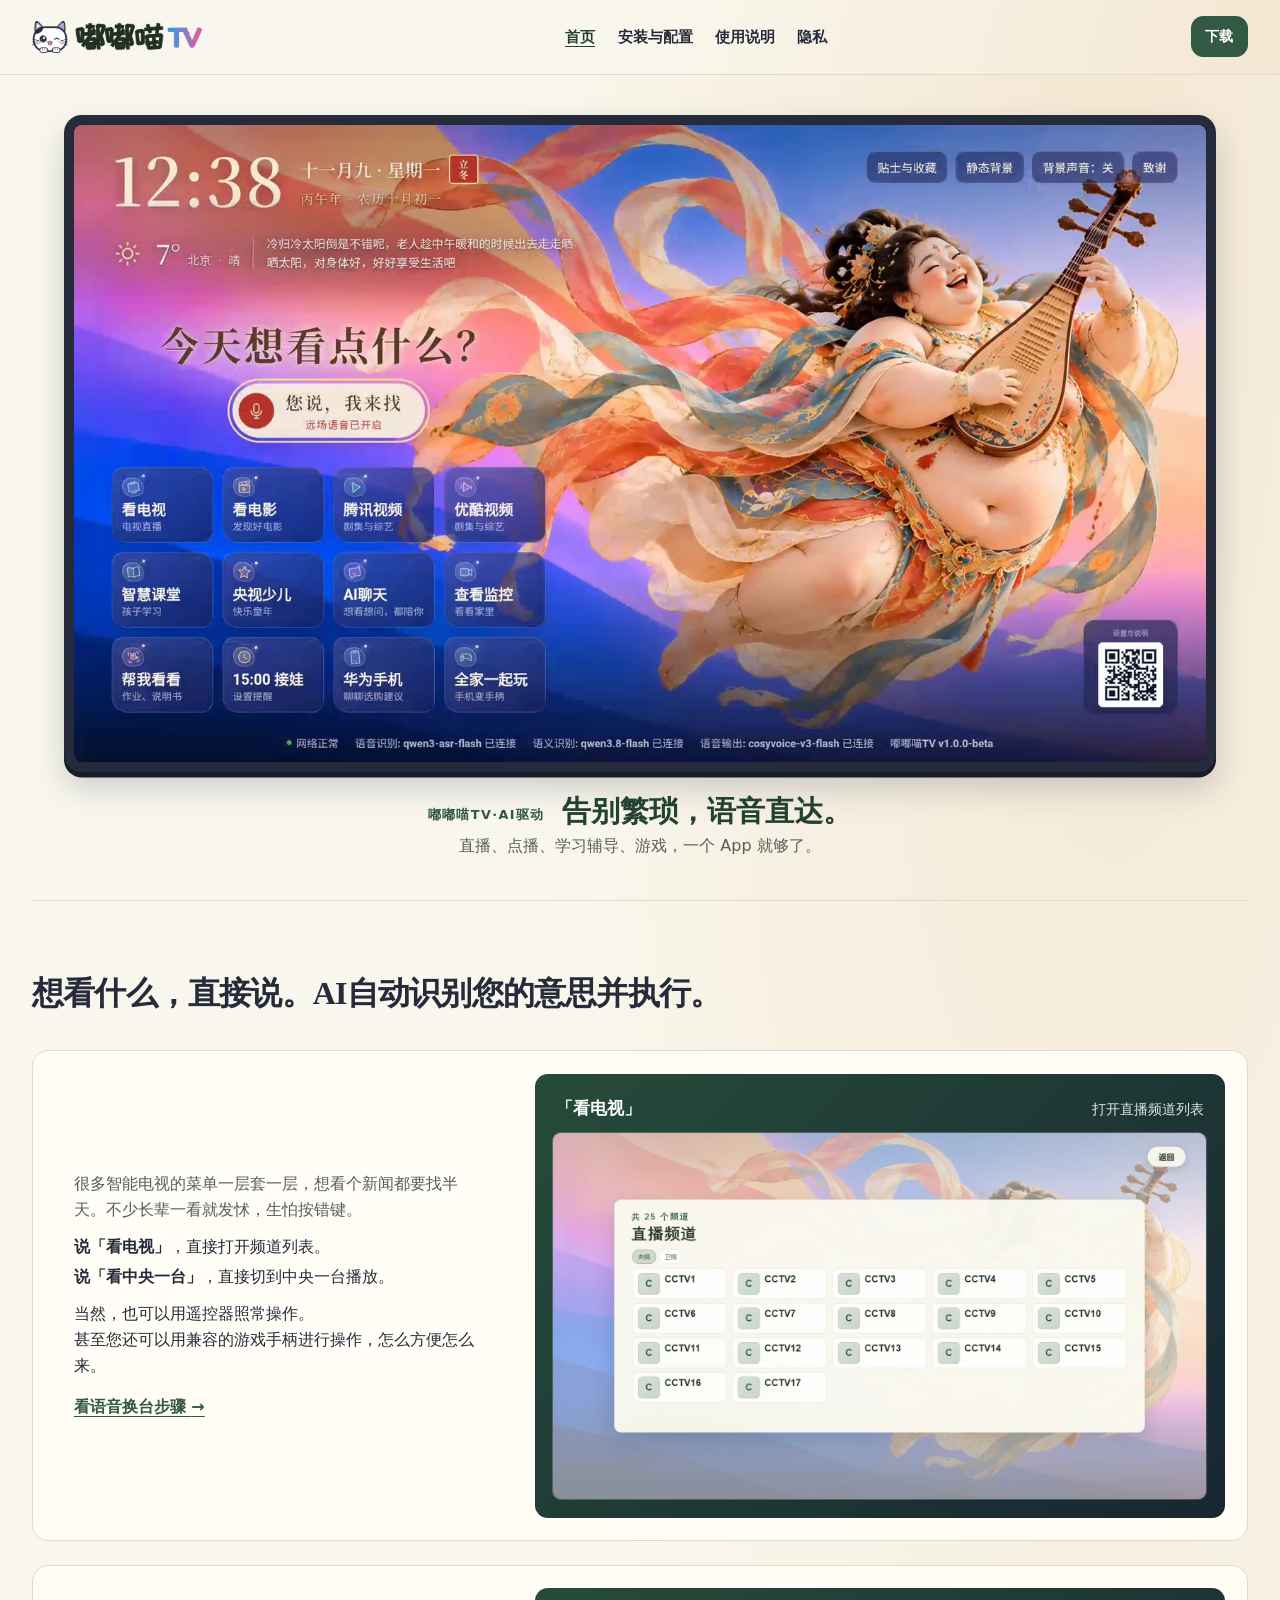
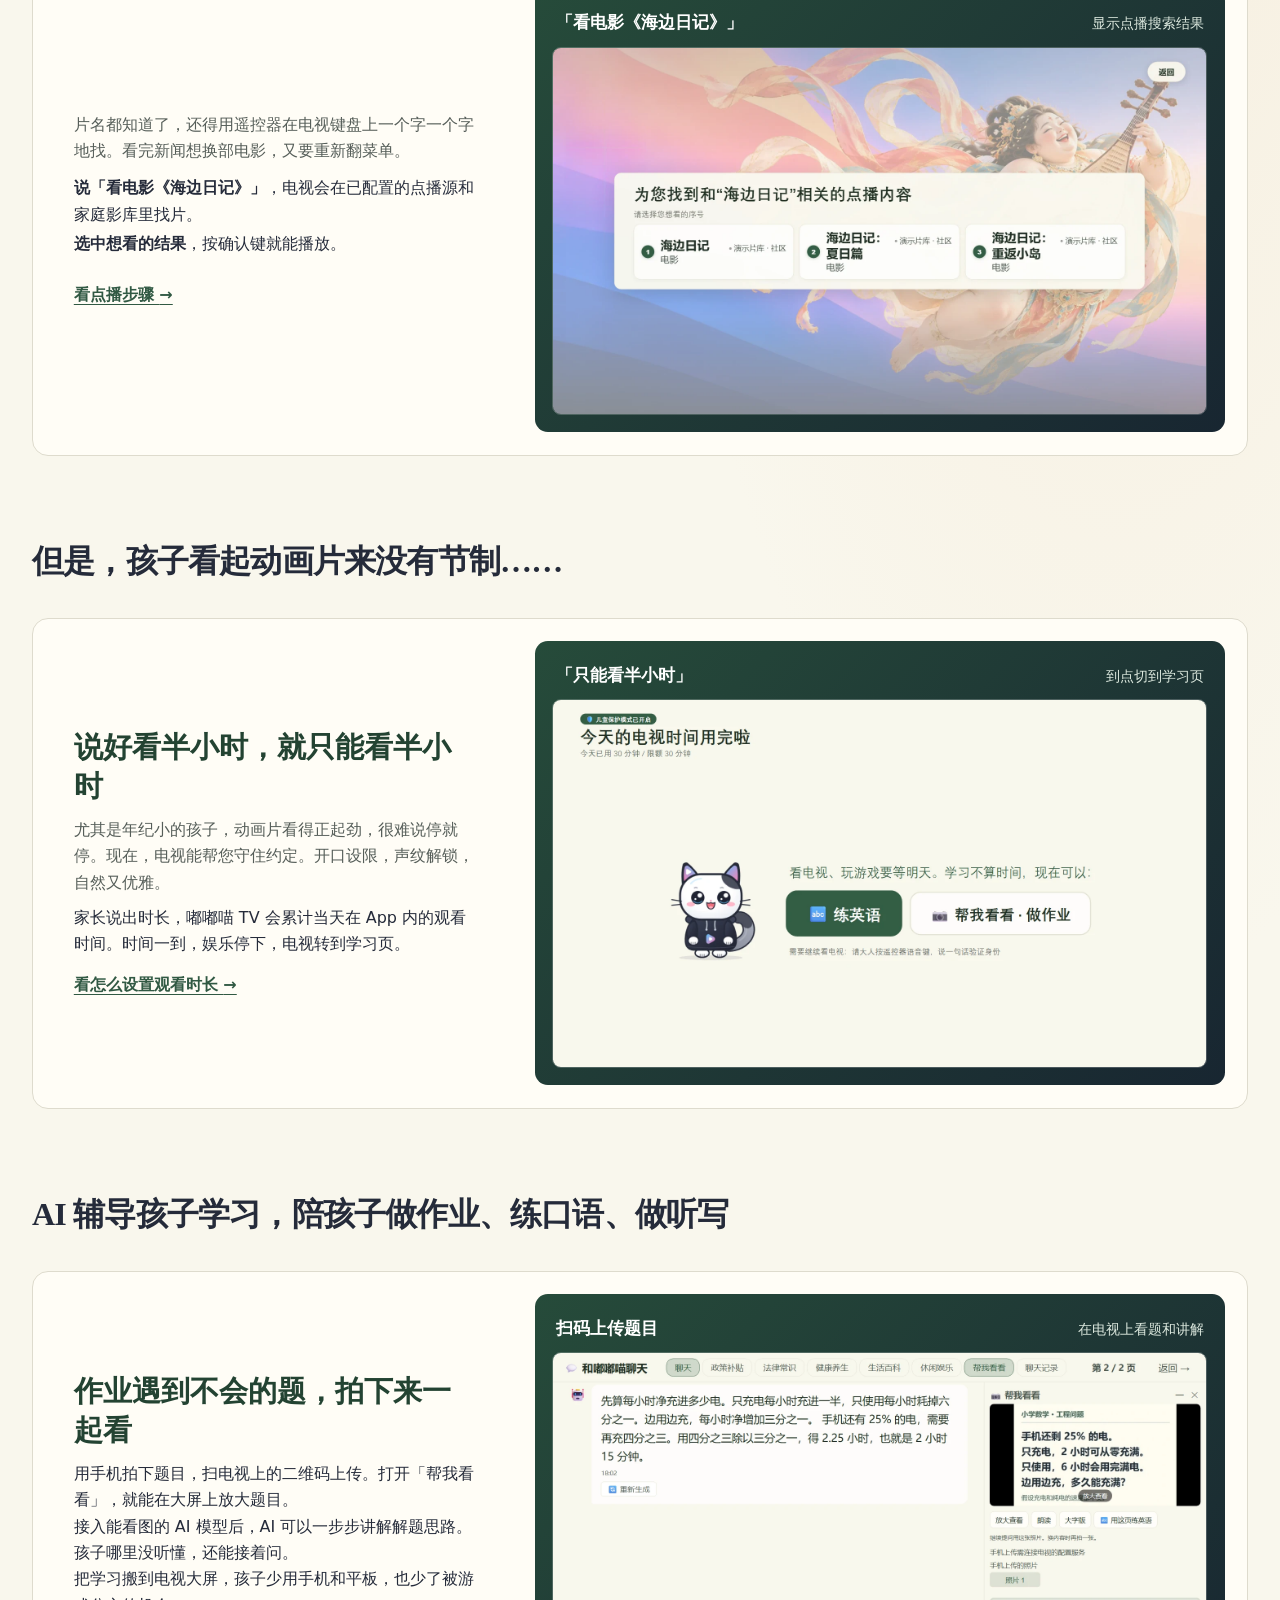
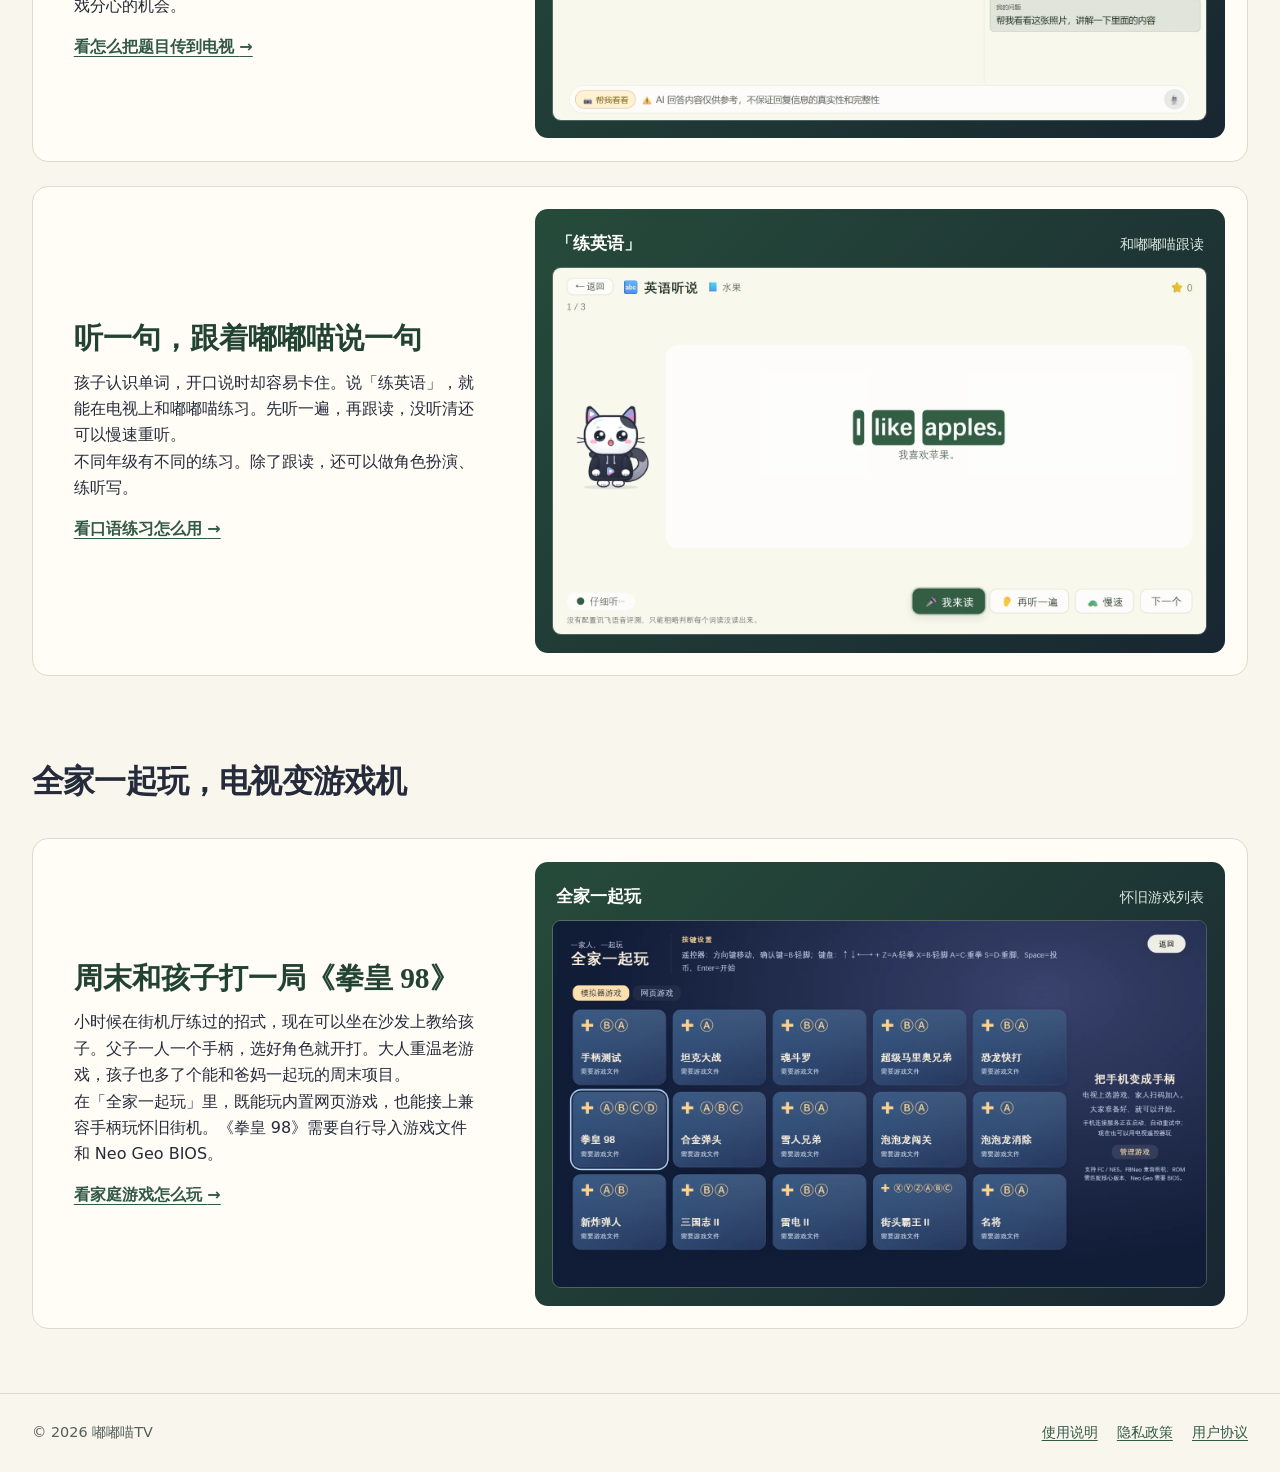
<file: index.html>
<!doctype html>
<html lang="zh-CN">
<head>
  <meta charset="utf-8">
  <meta name="viewport" content="width=device-width, initial-scale=1">
  <title>嘟嘟喵TV｜语音看直播、找电影</title>
  <meta name="description" content="告别繁琐，语音直达。说频道名换台，说片名找电影。完整版支持电视本机语音识别，装好后可让家里电脑上的 AI 助手通过局域网配置。">
  <meta property="og:title" content="嘟嘟喵TV｜告别繁琐，语音直达">
  <meta property="og:description" content="说台名换台，说片名找电影。完整版支持本机语音识别，也能用家里的 AI 助手配置电视。">
  <meta property="og:type" content="website">
  <meta property="og:image" content="media/zh-hero.webp?v=cn-20261109">
  <link rel="icon" href="img/favicon.png">
  <link rel="apple-touch-icon" href="img/apple-touch-icon.png">
  <link rel="stylesheet" href="css/base.css">
  <link rel="stylesheet" href="css/home.css?v=section-spacing-20261112">
  <script src="js/home-sections.js" defer></script>
</head>
<body class="home">
  <a class="skip-link button small" href="#content">跳到正文</a>
  <header class="topbar">
    <div class="wrap topbar-inner">
      <a class="brand" href="index.html"><img src="img/lockup-cn.png" alt="嘟嘟喵TV" width="492" height="93"></a>
      <nav class="nav-links" aria-label="主导航">
        <a href="index.html" aria-current="page">首页</a><a href="setup.html">安装与配置</a><a href="guide.html">使用说明</a><a href="privacy-overview.html">隐私</a>
      </nav>
      <div class="nav-end"><a class="button small" href="setup.html#editions">下载</a></div>
    </div>
  </header>
  <main id="content">
    <section class="home-intro" aria-labelledby="hero-title">
      <figure class="wrap hero-art">
        <div class="tv-screen">
          <video src="media/zh-desktop.mp4?v=cn-20261109" poster="media/zh-desktop.webp?v=cn-20261109" width="1920" height="1080" autoplay muted loop playsinline aria-label="嘟嘟喵电视首页的飞天动态桌面"></video>
        </div>
      </figure>
      <div class="wrap intro-copy">
        <h1 id="hero-title"><span class="eyebrow">嘟嘟喵TV·AI驱动</span> 告别繁琐，语音直达。</h1>
        <p>直播、点播、学习辅导、游戏，一个 App 就够了。</p>
      </div>
    </section>
    <section class="wrap home-screen family-stories" id="family" aria-labelledby="family-title">
      <div class="section-heading">
        <h2 id="family-title">想看什么，直接说。AI自动识别您的意思并执行。</h2>
      </div>
      <article class="family-story" data-promo="live" aria-label="语音看电视">
        <div class="story-copy">
          <p class="story-pain">很多智能电视的菜单一层套一层，想看个新闻都要找半天。不少长辈一看就发怵，生怕按错键。</p>
          <div class="story-commands">
            <p><strong>说「看电视」</strong>，直接打开频道列表。</p>
            <p><strong>说「看中央一台」</strong>，直接切到中央一台播放。</p>
          </div>
          <p>当然，也可以用遥控器照常操作。</p>
          <p>甚至您还可以用兼容的游戏手柄进行操作，怎么方便怎么来。</p>
          <a class="text-link" href="guide.html#live">看语音换台步骤 <span aria-hidden="true">→</span></a>
        </div>
        <figure class="product-visual">
          <figcaption>
            <strong>「看电视」</strong>
            <span>打开直播频道列表</span>
          </figcaption>
          <img class="story-image" src="media/zh-channels.webp?v=family-20261112" width="1600" height="900" alt="国内版嘟嘟喵 TV 的直播频道列表" loading="lazy">
        </figure>
      </article>
      <article class="family-story" data-promo="vod" aria-label="语音点播电影">
        <div class="story-copy">
          <p class="story-pain">片名都知道了，还得用遥控器在电视键盘上一个字一个字地找。看完新闻想换部电影，又要重新翻菜单。</p>
          <div class="story-commands">
            <p><strong>说「看电影《海边日记》」</strong>，电视会在已配置的点播源和家庭影库里找片。</p>
            <p><strong>选中想看的结果</strong>，按确认键就能播放。</p>
          </div>
          <a class="text-link" href="guide.html#movies">看点播步骤 <span aria-hidden="true">→</span></a>
        </div>
        <figure class="product-visual">
          <figcaption>
            <strong>「看电影《海边日记》」</strong>
            <span>显示点播搜索结果</span>
          </figcaption>
          <img class="story-image" src="media/zh-vod-search.webp" width="1600" height="900" alt="嘟嘟喵 TV 在演示片库中找到《海边日记》和相关影片" loading="lazy">
        </figure>
      </article>
      <div class="section-heading">
        <h2>但是，孩子看起动画片来没有节制……</h2>
      </div>
      <article class="family-story" data-promo="limits">
        <div class="story-copy">
          <h3>说好看半小时，就只能看半小时</h3>
          <p class="story-pain">尤其是年纪小的孩子，动画片看得正起劲，很难说停就停。现在，电视能帮您守住约定。开口设限，声纹解锁，自然又优雅。</p>
          <p>家长说出时长，嘟嘟喵 TV 会累计当天在 App 内的观看时间。时间一到，娱乐停下，电视转到学习页。</p>
          <a class="text-link" href="guide.html#limits">看怎么设置观看时长 <span aria-hidden="true">→</span></a>
        </div>
        <figure class="product-visual">
          <figcaption>
            <strong>「只能看半小时」</strong>
            <span>到点切到学习页</span>
          </figcaption>
          <img class="story-image" src="media/zh-viewing-limit.webp?v=current-mascot" width="1600" height="900" alt="观看时间用完后，嘟嘟喵 TV 显示听说练习和作业入口" loading="lazy">
        </figure>
      </article>
      <div class="section-heading">
        <h2>AI 辅导孩子学习，陪孩子做作业、练口语、做听写</h2>
      </div>
      <article class="family-story" data-promo="look">
        <div class="story-copy">
          <h3>作业遇到不会的题，拍下来一起看</h3>
          <p>用手机拍下题目，扫电视上的二维码上传。打开「帮我看看」，就能在大屏上放大题目。</p>
          <p>接入能看图的 AI 模型后，AI 可以一步步讲解解题思路。孩子哪里没听懂，还能接着问。</p>
          <p>把学习搬到电视大屏，孩子少用手机和平板，也少了被游戏分心的机会。</p>
          <a class="text-link" href="guide.html#look">看怎么把题目传到电视 <span aria-hidden="true">→</span></a>
        </div>
        <figure class="product-visual">
          <figcaption>
            <strong>扫码上传题目</strong>
            <span>在电视上看题和讲解</span>
          </figcaption>
          <img class="story-image" src="media/zh-homework-demo.webp?v=fullscreen-ui" width="1600" height="900" alt="嘟嘟喵 TV 显示手机边用边充的原题和解题思路" loading="lazy">
        </figure>
      </article>
      <article class="family-story" id="speaking-practice" data-promo="speaking">
        <div class="story-copy">
          <h3>听一句，跟着嘟嘟喵说一句</h3>
          <p>孩子认识单词，开口说时却容易卡住。说「练英语」，就能在电视上和嘟嘟喵练习。先听一遍，再跟读，没听清还可以慢速重听。</p>
          <p>不同年级有不同的练习。除了跟读，还可以做角色扮演、练听写。</p>
          <a class="text-link" href="guide.html#language">看口语练习怎么用 <span aria-hidden="true">→</span></a>
        </div>
        <figure class="product-visual">
          <figcaption>
            <strong>「练英语」</strong>
            <span>和嘟嘟喵跟读</span>
          </figcaption>
          <img class="story-image" src="media/zh-practice.webp" width="1600" height="900" alt="国内版英语跟读界面，嘟嘟喵陪孩子练习 I like apples" loading="lazy">
        </figure>
      </article>
      <div class="section-heading" id="family-games">
        <h2>全家一起玩，电视变游戏机</h2>
      </div>
      <article class="family-story" data-promo="games">
        <div class="story-copy">
          <h3>周末和孩子打一局《拳皇 98》</h3>
          <p>小时候在街机厅练过的招式，现在可以坐在沙发上教给孩子。父子一人一个手柄，选好角色就开打。大人重温老游戏，孩子也多了个能和爸妈一起玩的周末项目。</p>
          <p>在「全家一起玩」里，既能玩内置网页游戏，也能接上兼容手柄玩怀旧街机。《拳皇 98》需要自行导入游戏文件和 Neo Geo BIOS。</p>
          <a class="text-link" href="guide.html#games">看家庭游戏怎么玩 <span aria-hidden="true">→</span></a>
        </div>
        <figure class="product-visual">
          <figcaption>
            <strong>全家一起玩</strong>
            <span>怀旧游戏列表</span>
          </figcaption>
          <img class="story-image" src="media/zh-retro-games.webp" width="1600" height="900" alt="国内版家庭游戏大厅的怀旧游戏列表，焦点停在拳皇 98" loading="lazy">
        </figure>
      </article>
    </section>
  </main>
  <footer class="site-footer"><div class="wrap footer-inner"><span>© 2026 嘟嘟喵TV</span><div class="footer-links"><a href="guide.html">使用说明</a><a href="privacy.html">隐私政策</a><a href="terms.html">用户协议</a></div></div></footer>
</body>
</html>
</file>
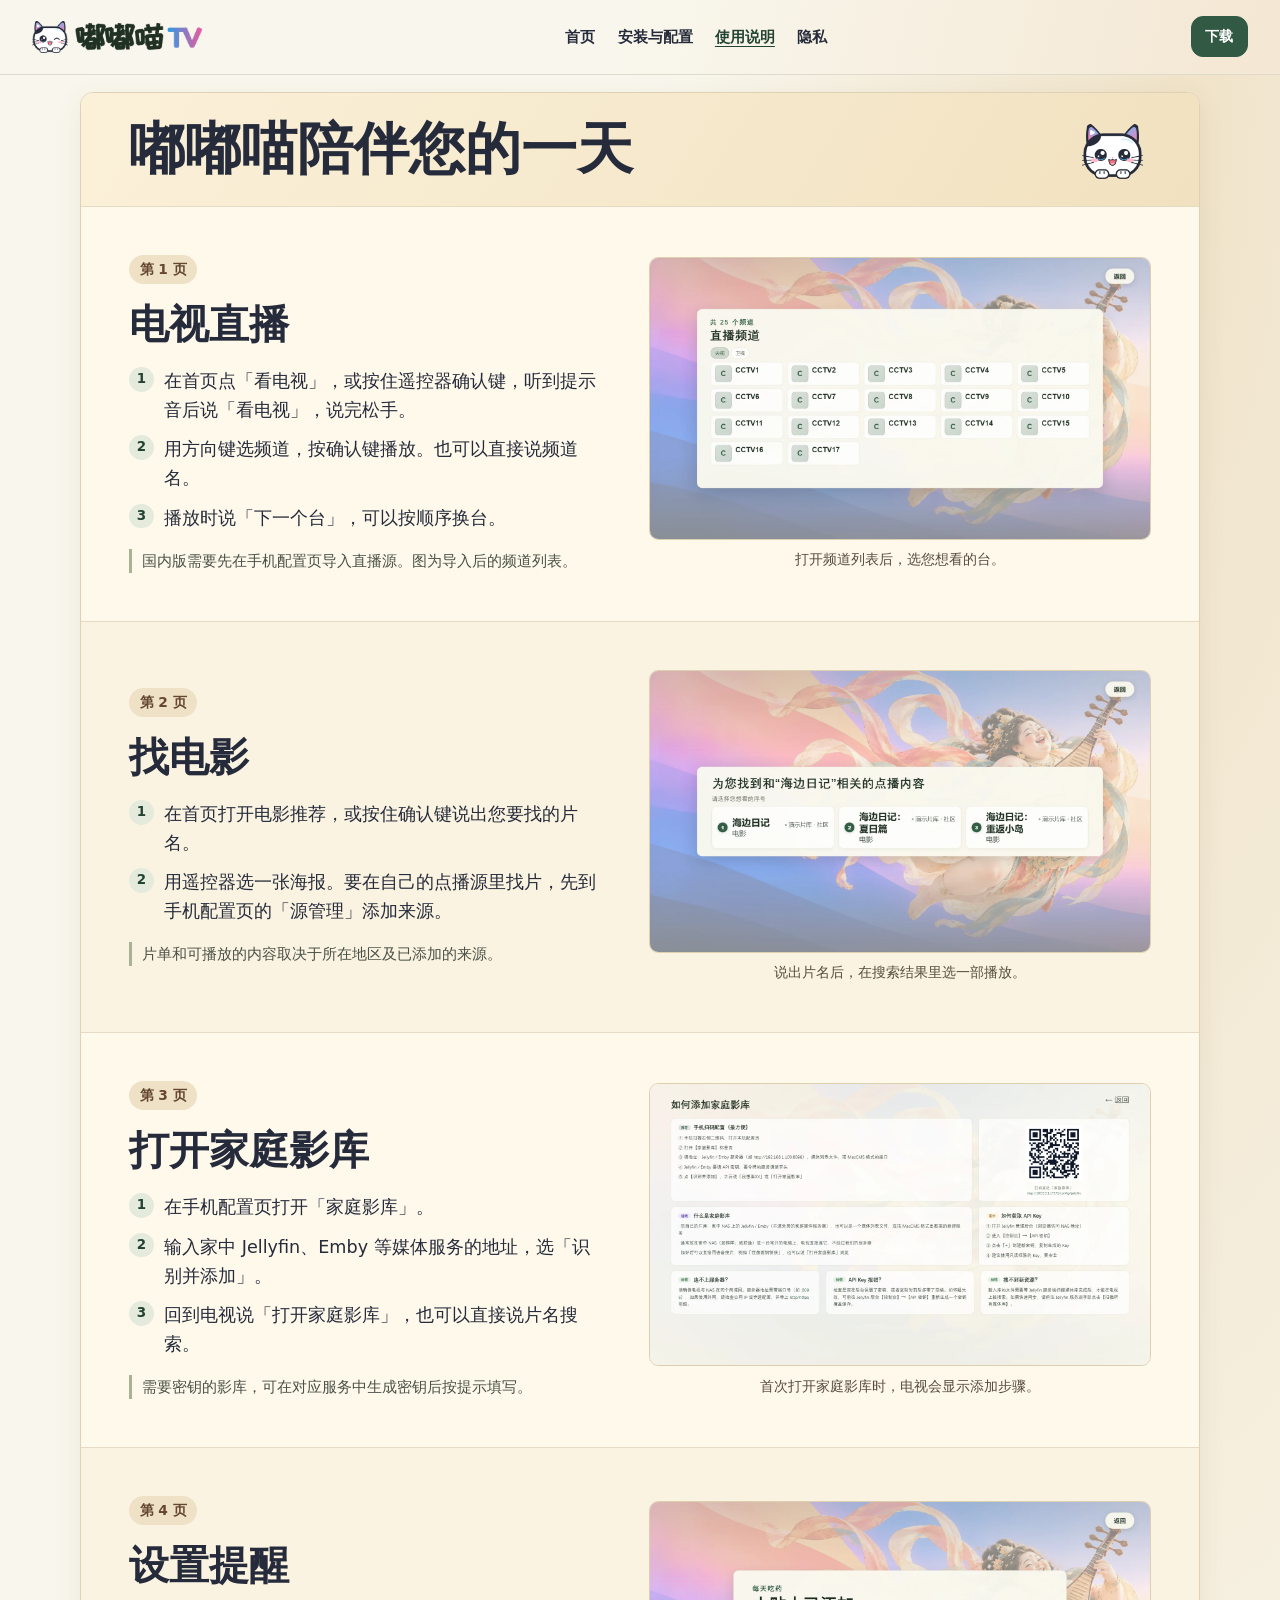
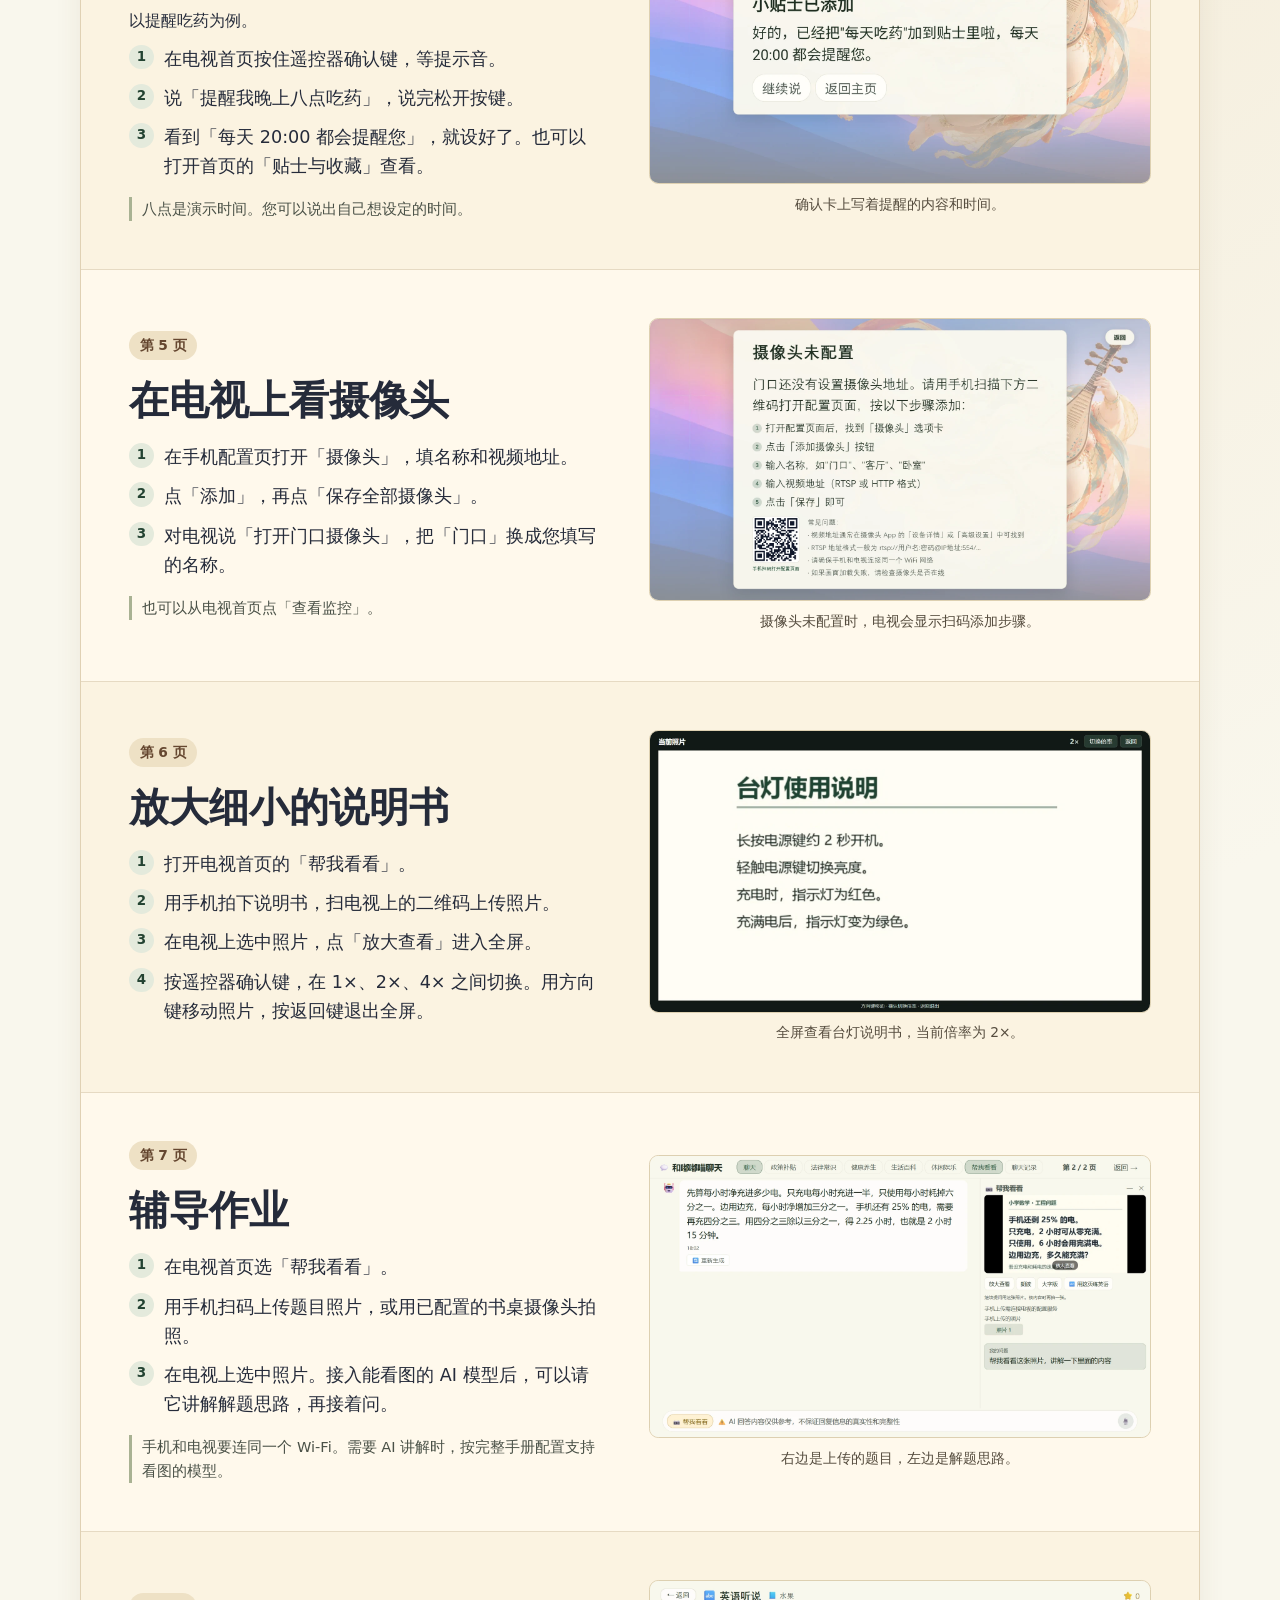
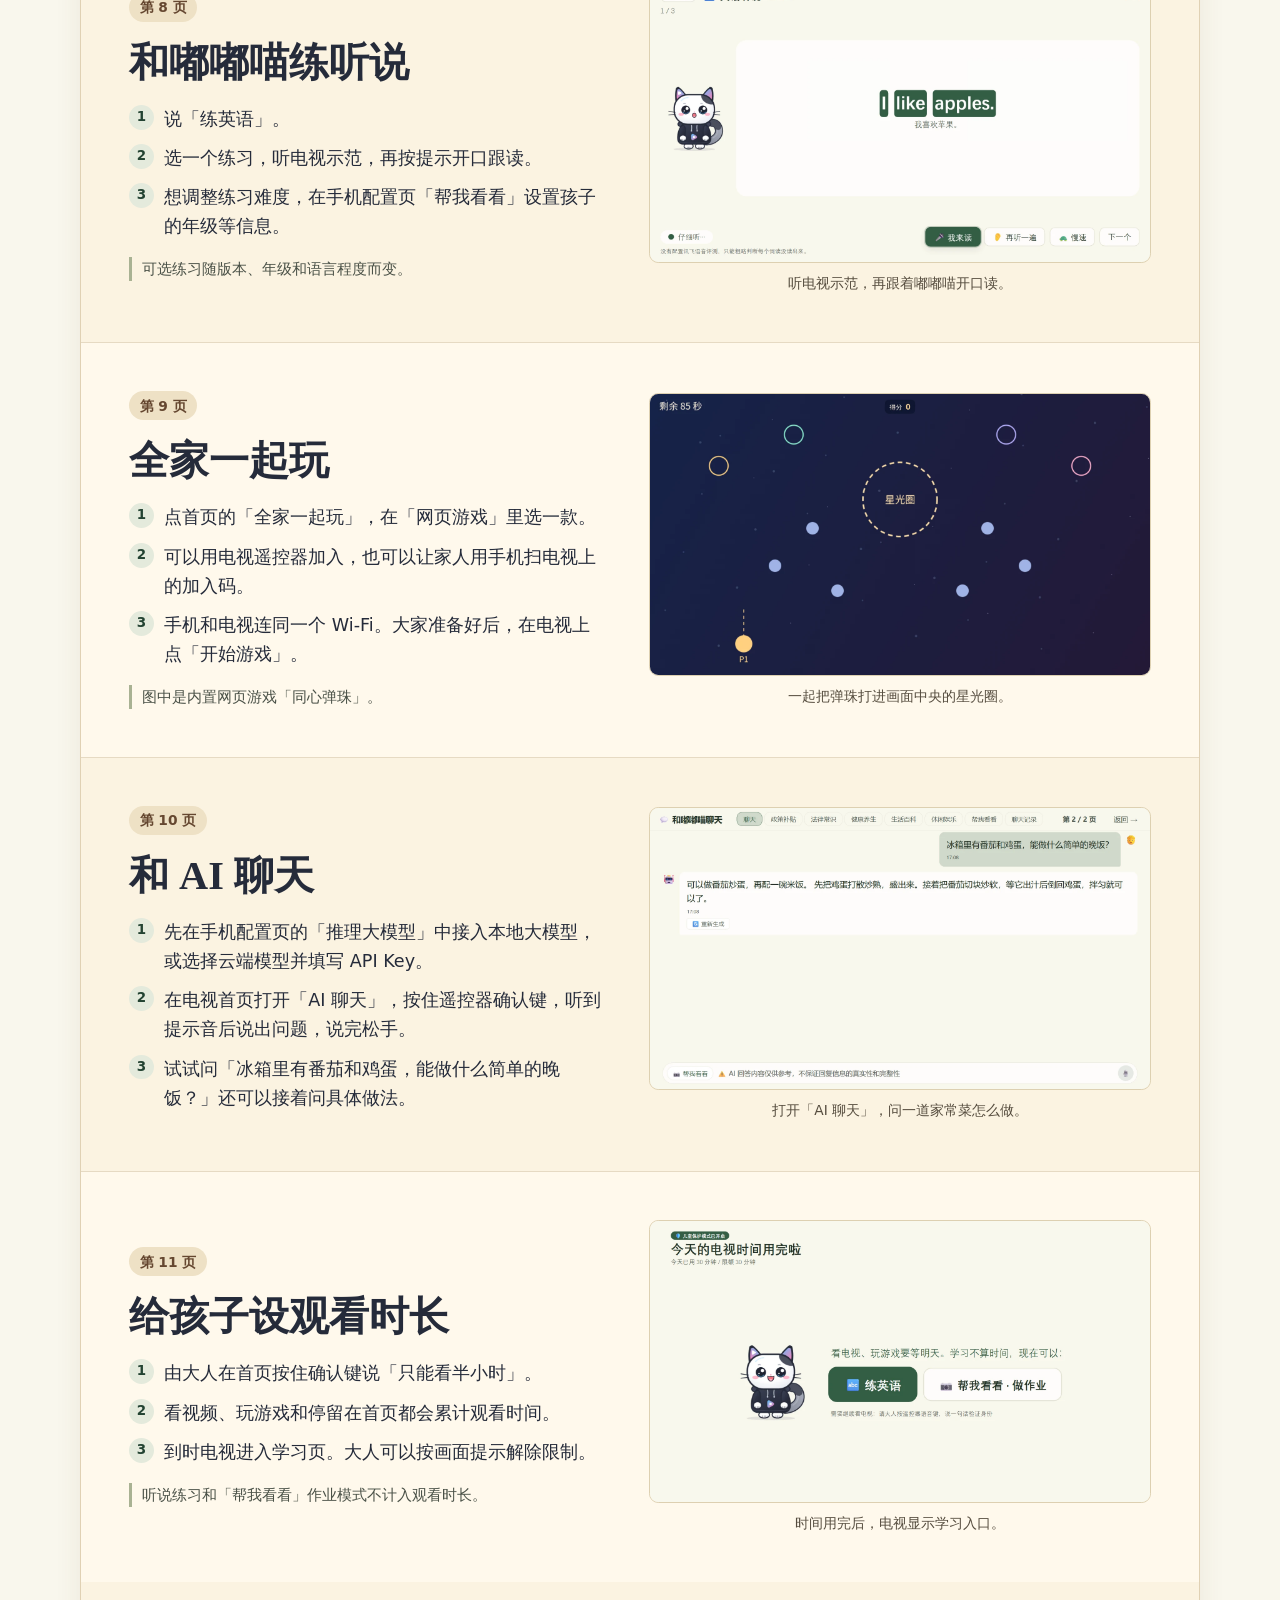
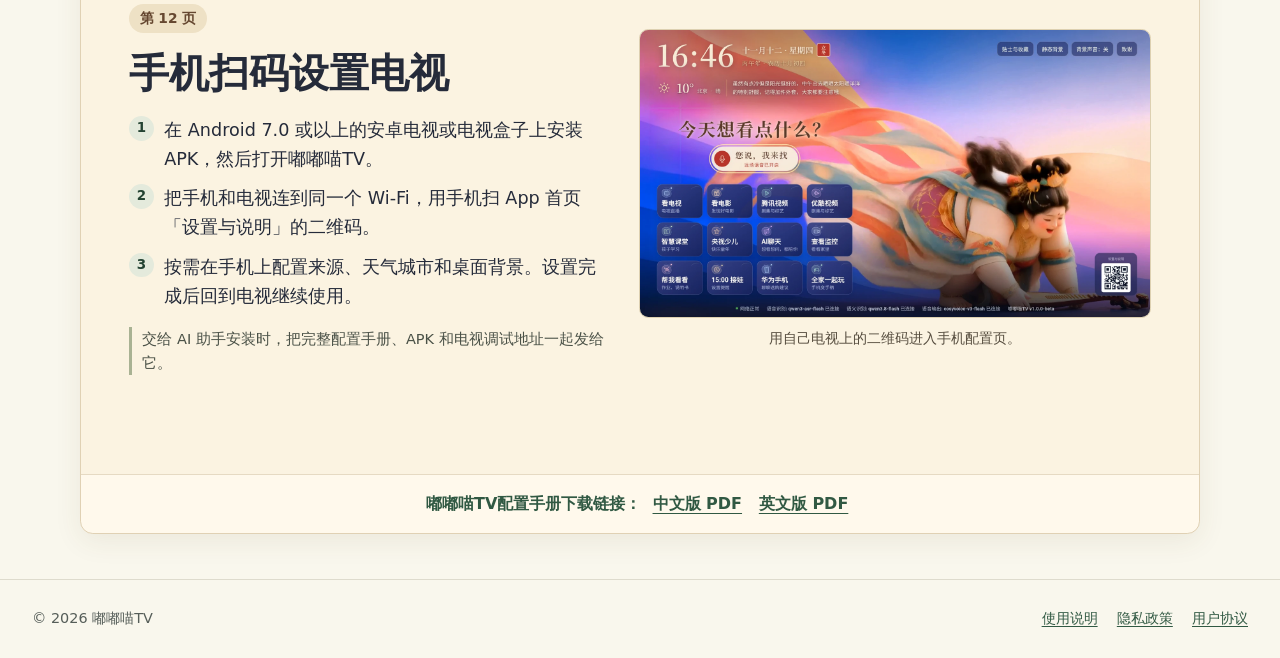
<file: guide.html>
<!doctype html>
<html lang="zh-CN">
<head>
  <meta charset="utf-8">
  <meta name="viewport" content="width=device-width, initial-scale=1">
  <title>使用说明 | 嘟嘟喵TV</title>
  <meta name="description" content="嘟嘟喵TV 的常用功能和简明操作，包括语音遥控、电视直播、家庭影库、学习辅导、儿童观看时长和家庭游戏。">
  <meta property="og:title" content="使用说明 | 嘟嘟喵TV">
  <meta property="og:description" content="嘟嘟喵TV 的常用功能和简明操作，包括语音遥控、电视直播、家庭影库、学习辅导、儿童观看时长和家庭游戏。">
  <meta property="og:type" content="website">
  <meta property="og:image" content="media/zh-hero.webp?v=cn-20261109">
  <link rel="icon" href="img/favicon.png">
  <link rel="apple-touch-icon" href="img/apple-touch-icon.png">
  <link rel="stylesheet" href="css/base.css">
  <link rel="stylesheet" href="css/home.css?v=stories-20261112">
  <link rel="stylesheet" href="css/guide.css?v=guide-screens-20261112">
</head>
<body class="home detail-page guide">
  <a class="skip-link button small" href="#content">跳到正文</a>
  <header class="topbar">
    <div class="wrap topbar-inner">
      <a class="brand" href="index.html"><img src="img/lockup-cn.png" alt="嘟嘟喵TV" width="492" height="93"></a>
      <nav class="nav-links" aria-label="主导航">
        <a href="index.html">首页</a><a href="setup.html">安装与配置</a><a href="guide.html" aria-current="page">使用说明</a><a href="privacy-overview.html">隐私</a>
      </nav>
      <div class="nav-end"><a class="button small" href="setup.html#editions">下载</a></div>
    </div>
  </header>
  <main class="wrap guide-layout" id="content">
    <article class="illustrated-book" id="guide" aria-labelledby="book-title">
      <header class="guide-title">
        <h1 id="book-title">嘟嘟喵陪伴您的一天</h1>
        <img src="img/dodo.png" width="1024" height="1024" alt="">
      </header>
      <section class="guide-page" id="live" aria-labelledby="live-title">
        <div class="guide-copy" id="watch">
          <p class="chapter-number">第 1 页</p>
          <h2 id="live-title">电视直播</h2>
          <ol>
            <li>在首页点「看电视」，或按住遥控器确认键，听到提示音后说「看电视」，说完松手。</li>
            <li>用方向键选频道，按确认键播放。也可以直接说频道名。</li>
            <li>播放时说「下一个台」，可以按顺序换台。</li>
          </ol>
          <p class="guide-note">国内版需要先在手机配置页导入直播源。图为导入后的频道列表。</p>
        </div>
        <figure class="guide-art">
          <img src="media/zh-channels.webp?v=cn-20261112-2" width="1600" height="900" alt="打开频道列表后，选您想看的台。">
          <figcaption>打开频道列表后，选您想看的台。</figcaption>
        </figure>
      </section>
      <section class="guide-page" id="movies" aria-labelledby="movies-title">
        <div class="guide-copy">
          <p class="chapter-number">第 2 页</p>
          <h2 id="movies-title">找电影</h2>
          <ol>
            <li>在首页打开电影推荐，或按住确认键说出您要找的片名。</li>
            <li>用遥控器选一张海报。要在自己的点播源里找片，先到手机配置页的「源管理」添加来源。</li>
          </ol>
          <p class="guide-note">片单和可播放的内容取决于所在地区及已添加的来源。</p>
        </div>
        <figure class="guide-art">
          <img src="media/zh-vod-search.webp" width="1600" height="900" alt="说出片名后，在搜索结果里选一部播放。" loading="lazy">
          <figcaption>说出片名后，在搜索结果里选一部播放。</figcaption>
        </figure>
      </section>
      <section class="guide-page" id="library" aria-labelledby="library-title">
        <div class="guide-copy">
          <p class="chapter-number">第 3 页</p>
          <h2 id="library-title">打开家庭影库</h2>
          <ol>
            <li>在手机配置页打开「家庭影库」。</li>
            <li>输入家中 Jellyfin、Emby 等媒体服务的地址，选「识别并添加」。</li>
            <li>回到电视说「打开家庭影库」，也可以直接说片名搜索。</li>
          </ol>
          <p class="guide-note">需要密钥的影库，可在对应服务中生成密钥后按提示填写。</p>
        </div>
        <figure class="guide-art">
          <img src="media/zh-guide-library.webp" width="1600" height="900" alt="首次打开家庭影库时，电视会显示添加步骤。" loading="lazy">
          <figcaption>首次打开家庭影库时，电视会显示添加步骤。</figcaption>
        </figure>
      </section>
      <section class="guide-page" id="reminder" aria-labelledby="reminder-title">
        <div class="guide-copy">
          <p class="chapter-number">第 4 页</p>
          <h2 id="reminder-title">设置提醒</h2>
          <p>以提醒吃药为例。</p>
          <ol>
            <li>在电视首页按住遥控器确认键，等提示音。</li>
            <li>说「提醒我晚上八点吃药」，说完松开按键。</li>
            <li>看到「每天 20:00 都会提醒您」，就设好了。也可以打开首页的「贴士与收藏」查看。</li>
          </ol>
          <p class="guide-note">八点是演示时间。您可以说出自己想设定的时间。</p>
        </div>
        <figure class="guide-art">
          <img src="media/zh-reminder.webp?v=cn-20261109" width="1600" height="900" alt="确认卡上写着提醒的内容和时间。" loading="lazy">
          <figcaption>确认卡上写着提醒的内容和时间。</figcaption>
        </figure>
      </section>
      <section class="guide-page" id="camera" aria-labelledby="camera-title">
        <div class="guide-copy">
          <p class="chapter-number">第 5 页</p>
          <h2 id="camera-title">在电视上看摄像头</h2>
          <ol>
            <li>在手机配置页打开「摄像头」，填名称和视频地址。</li>
            <li>点「添加」，再点「保存全部摄像头」。</li>
            <li>对电视说「打开门口摄像头」，把「门口」换成您填写的名称。</li>
          </ol>
          <p class="guide-note">也可以从电视首页点「查看监控」。</p>
        </div>
        <figure class="guide-art">
          <img src="media/zh-guide-camera.webp" width="1600" height="900" alt="摄像头未配置时，电视会显示扫码添加步骤。" loading="lazy">
          <figcaption>摄像头未配置时，电视会显示扫码添加步骤。</figcaption>
        </figure>
      </section>
      <section class="guide-page" id="manual" aria-labelledby="manual-title">
        <div class="guide-copy">
          <p class="chapter-number">第 6 页</p>
          <h2 id="manual-title">放大细小的说明书</h2>
          <ol>
            <li>打开电视首页的「帮我看看」。</li>
            <li>用手机拍下说明书，扫电视上的二维码上传照片。</li>
            <li>在电视上选中照片，点「放大查看」进入全屏。</li>
            <li>按遥控器确认键，在 1×、2×、4× 之间切换。用方向键移动照片，按返回键退出全屏。</li>
          </ol>
        </div>
        <figure class="guide-art">
          <img src="media/zh-guide-manual.webp?v=fullscreen" width="1600" height="900" alt="台灯说明书在电视上全屏显示，右上角显示 2× 和切换倍率按钮。" loading="lazy">
          <figcaption>全屏查看台灯说明书，当前倍率为 2×。</figcaption>
        </figure>
      </section>
      <section class="guide-page" id="look" aria-labelledby="look-title">
        <div class="guide-copy" id="study">
          <p class="chapter-number">第 7 页</p>
          <h2 id="look-title">辅导作业</h2>
          <ol>
            <li>在电视首页选「帮我看看」。</li>
            <li>用手机扫码上传题目照片，或用已配置的书桌摄像头拍照。</li>
            <li>在电视上选中照片。接入能看图的 AI 模型后，可以请它讲解解题思路，再接着问。</li>
          </ol>
          <p class="guide-note">手机和电视要连同一个 Wi-Fi。需要 AI 讲解时，按完整手册配置支持看图的模型。</p>
        </div>
        <figure class="guide-art">
          <img src="media/zh-homework-demo.webp?v=fullscreen-ui" width="1600" height="900" alt="右边是上传的题目，左边是解题思路。" loading="lazy">
          <figcaption>右边是上传的题目，左边是解题思路。</figcaption>
        </figure>
      </section>
      <section class="guide-page" id="language" aria-labelledby="language-title">
        <div class="guide-copy">
          <p class="chapter-number">第 8 页</p>
          <h2 id="language-title">和嘟嘟喵练听说</h2>
          <ol>
            <li>说「练英语」。</li>
            <li>选一个练习，听电视示范，再按提示开口跟读。</li>
            <li>想调整练习难度，在手机配置页「帮我看看」设置孩子的年级等信息。</li>
          </ol>
          <p class="guide-note">可选练习随版本、年级和语言程度而变。</p>
        </div>
        <figure class="guide-art">
          <img src="media/zh-practice.webp" width="1600" height="900" alt="听电视示范，再跟着嘟嘟喵开口读。" loading="lazy">
          <figcaption>听电视示范，再跟着嘟嘟喵开口读。</figcaption>
        </figure>
      </section>
      <section class="guide-page" id="games" aria-labelledby="games-title">
        <div class="guide-copy">
          <p class="chapter-number">第 9 页</p>
          <h2 id="games-title">全家一起玩</h2>
          <ol>
            <li>点首页的「全家一起玩」，在「网页游戏」里选一款。</li>
            <li>可以用电视遥控器加入，也可以让家人用手机扫电视上的加入码。</li>
            <li>手机和电视连同一个 Wi-Fi。大家准备好后，在电视上点「开始游戏」。</li>
          </ol>
          <p class="guide-note">图中是内置网页游戏「同心弹珠」。</p>
        </div>
        <figure class="guide-art">
          <img src="media/zh-games.webp?v=cn-20261109" width="1600" height="900" alt="一起把弹珠打进画面中央的星光圈。" loading="lazy">
          <figcaption>一起把弹珠打进画面中央的星光圈。</figcaption>
        </figure>
      </section>
      <section class="guide-page" id="voice" aria-labelledby="voice-title">
        <div class="guide-copy">
          <p class="chapter-number">第 10 页</p>
          <h2 id="voice-title">和 AI 聊天</h2>
          <ol>
            <li>先在手机配置页的「推理大模型」中接入本地大模型，或选择云端模型并填写 API Key。</li>
            <li>在电视首页打开「AI 聊天」，按住遥控器确认键，听到提示音后说出问题，说完松手。</li>
            <li>试试问「冰箱里有番茄和鸡蛋，能做什么简单的晚饭？」还可以接着问具体做法。</li>
          </ol>
        </div>
        <figure class="guide-art">
          <img src="media/zh-guide-chat.webp" width="1600" height="900" alt="电视上的 AI 聊天界面，显示晚饭提问和番茄炒蛋的做法。" loading="lazy">
          <figcaption>打开「AI 聊天」，问一道家常菜怎么做。</figcaption>
        </figure>
      </section>
      <section class="guide-page" id="limits" aria-labelledby="limits-title">
        <div class="guide-copy">
          <p class="chapter-number">第 11 页</p>
          <h2 id="limits-title">给孩子设观看时长</h2>
          <ol>
            <li>由大人在首页按住确认键说「只能看半小时」。</li>
            <li>看视频、玩游戏和停留在首页都会累计观看时间。</li>
            <li>到时电视进入学习页。大人可以按画面提示解除限制。</li>
          </ol>
          <p class="guide-note">听说练习和「帮我看看」作业模式不计入观看时长。</p>
        </div>
        <figure class="guide-art">
          <img src="media/zh-viewing-limit.webp?v=current-mascot" width="1600" height="900" alt="时间用完后，电视显示学习入口。" loading="lazy">
          <figcaption>时间用完后，电视显示学习入口。</figcaption>
        </figure>
      </section>
      <section class="guide-page" id="setup" aria-labelledby="setup-title">
        <div class="guide-copy">
          <p class="chapter-number">第 12 页</p>
          <h2 id="setup-title">手机扫码设置电视</h2>
          <ol>
            <li>在 Android 7.0 或以上的安卓电视或电视盒子上安装 APK，然后打开嘟嘟喵TV。</li>
            <li>把手机和电视连到同一个 Wi-Fi，用手机扫 App 首页「设置与说明」的二维码。</li>
            <li>按需在手机上配置来源、天气城市和桌面背景。设置完成后回到电视继续使用。</li>
          </ol>
          <p class="guide-note">交给 AI 助手安装时，把完整配置手册、APK 和电视调试地址一起发给它。</p>
        </div>
        <figure class="guide-art">
          <img src="media/zh-guide-setup.webp" width="1600" height="900" alt="用自己电视上的二维码进入手机配置页。" loading="lazy">
          <figcaption>用自己电视上的二维码进入手机配置页。</figcaption>
        </figure>
      </section>
      <p class="guide-end">
        嘟嘟喵TV配置手册下载链接：
        <a class="text-link" href="https://github.com/newtv-ai/newtv-downloads/releases/download/v1.0.0-beta/newtv-setup-guide-zh.pdf" hreflang="zh-CN">中文版 PDF</a>
        <a class="text-link" href="https://github.com/newtv-ai/newtv-downloads/releases/download/v1.0.0-beta/newtv-setup-guide-en.pdf" hreflang="en">英文版 PDF</a>
      </p>
    </article>
  </main>
  <footer class="site-footer"><div class="wrap footer-inner"><span>© 2026 嘟嘟喵TV</span><div class="footer-links"><a href="guide.html">使用说明</a><a href="privacy.html">隐私政策</a><a href="terms.html">用户协议</a></div></div></footer>
</body>
</html>
</file>
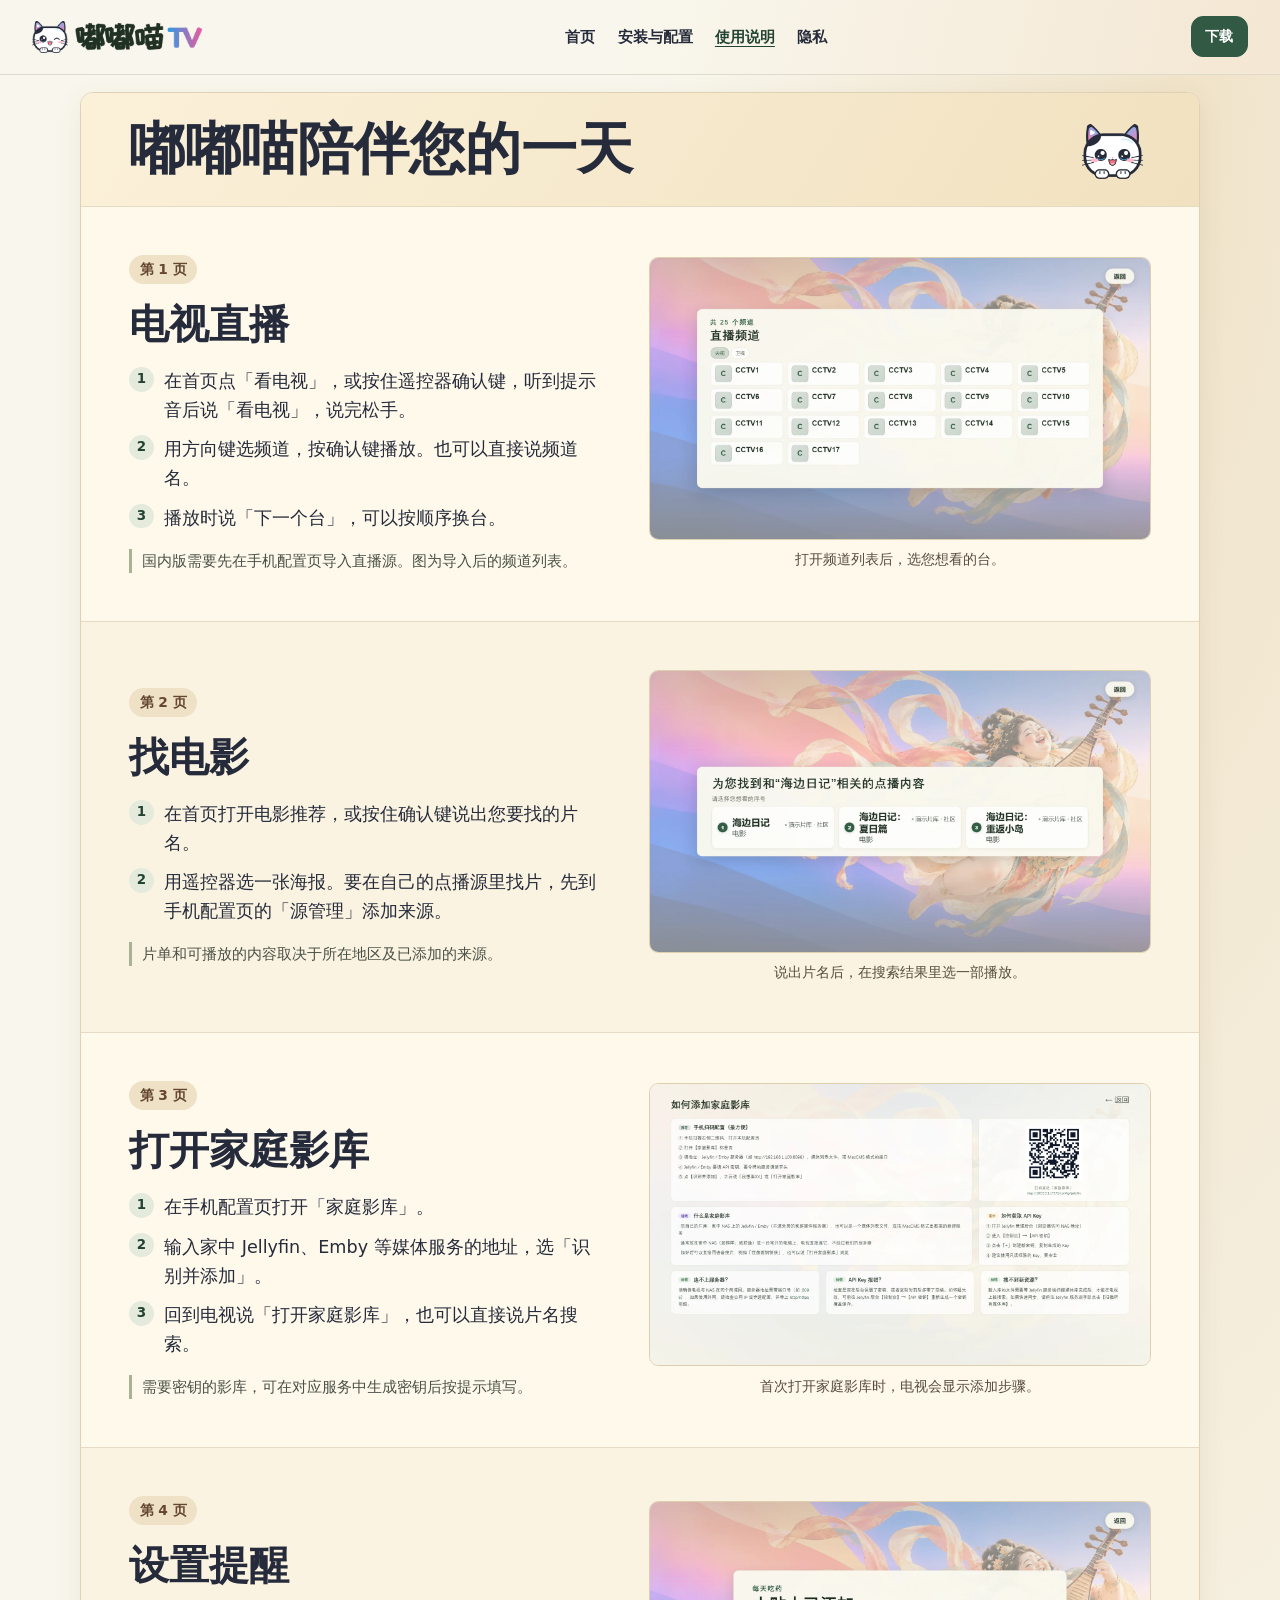
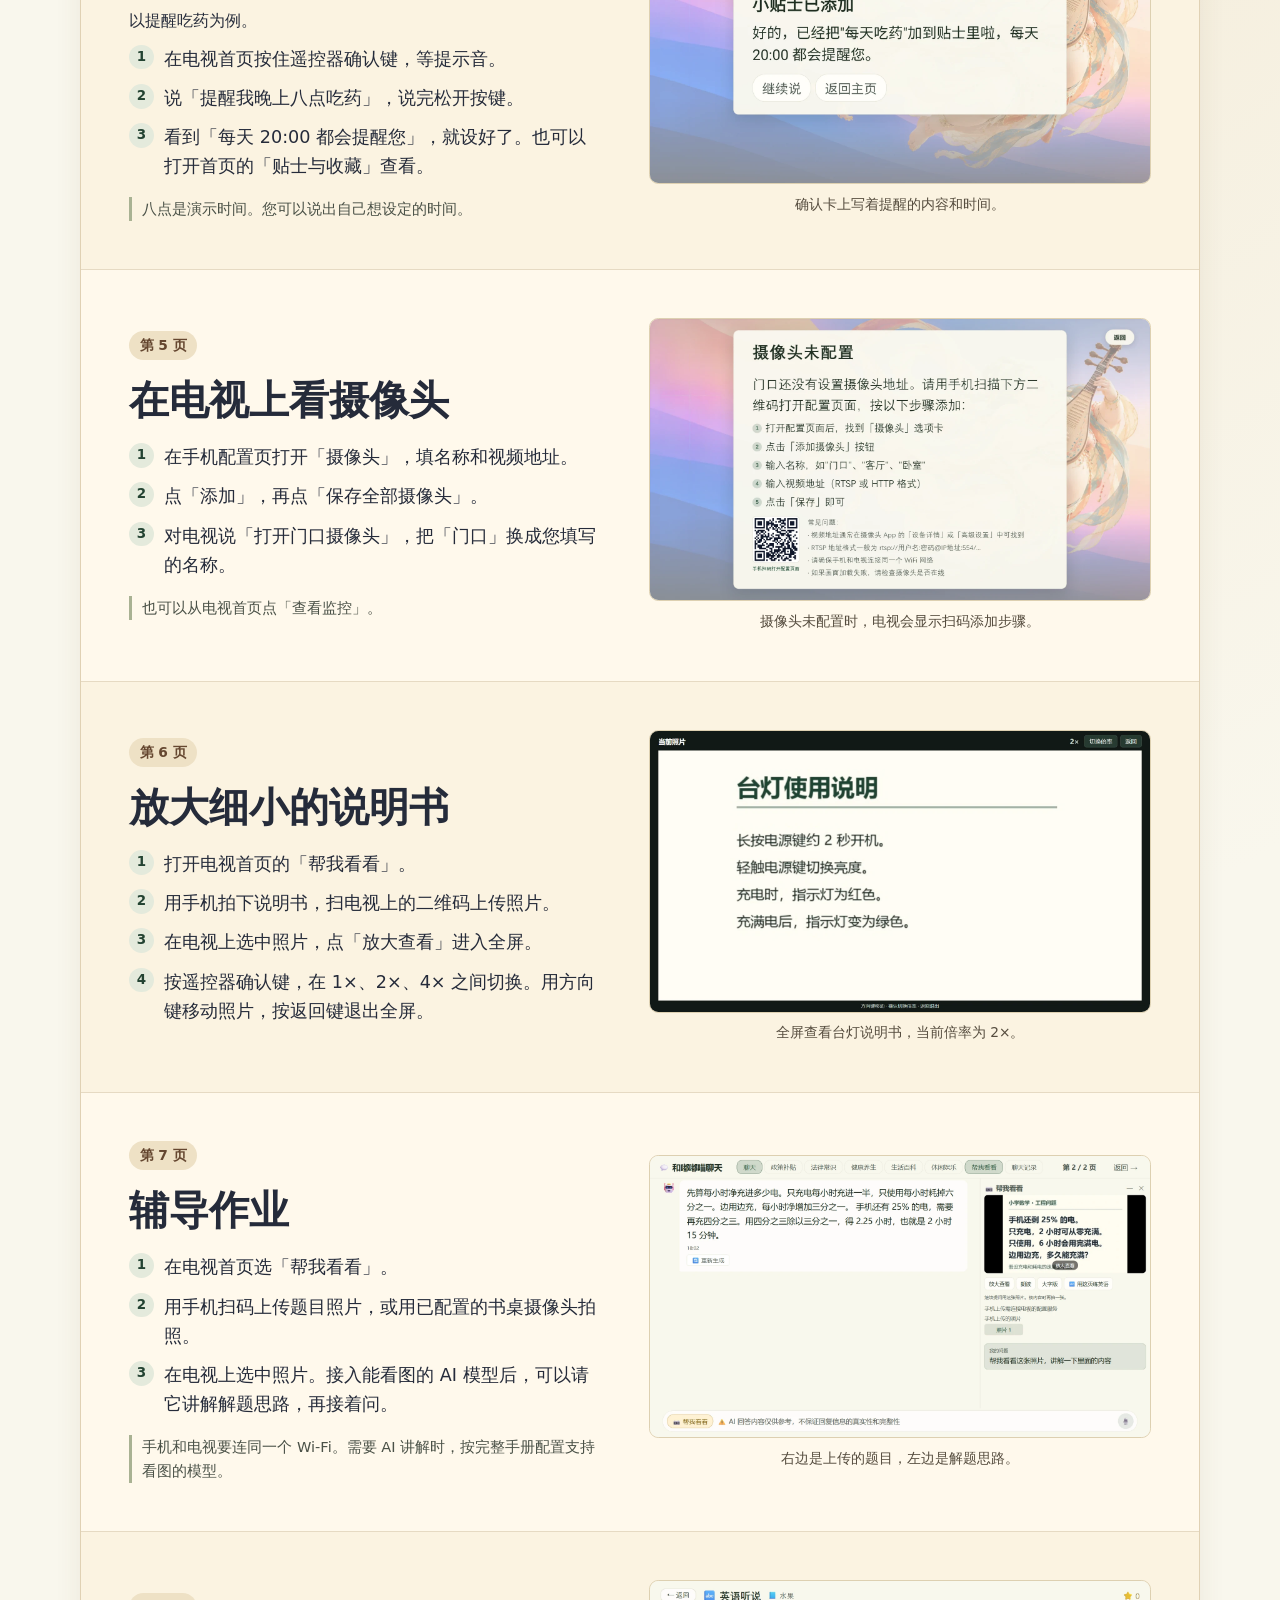
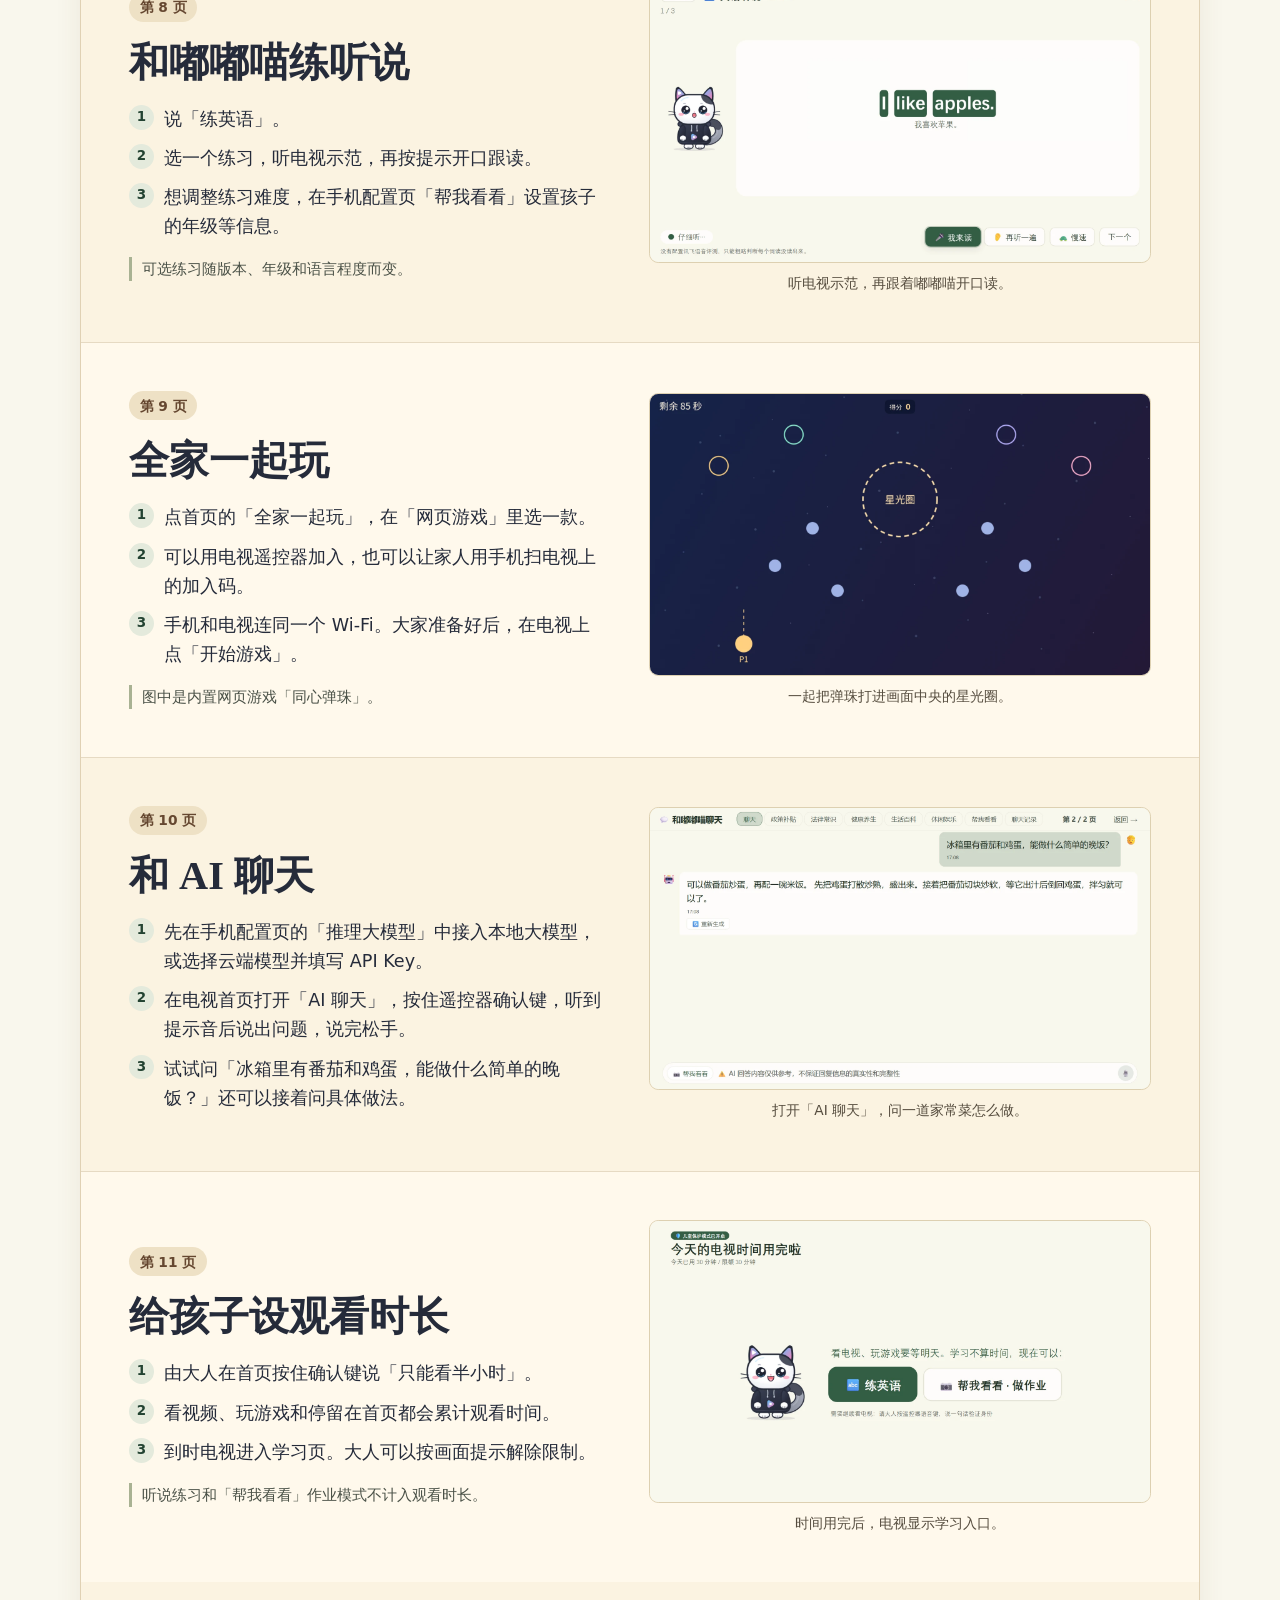
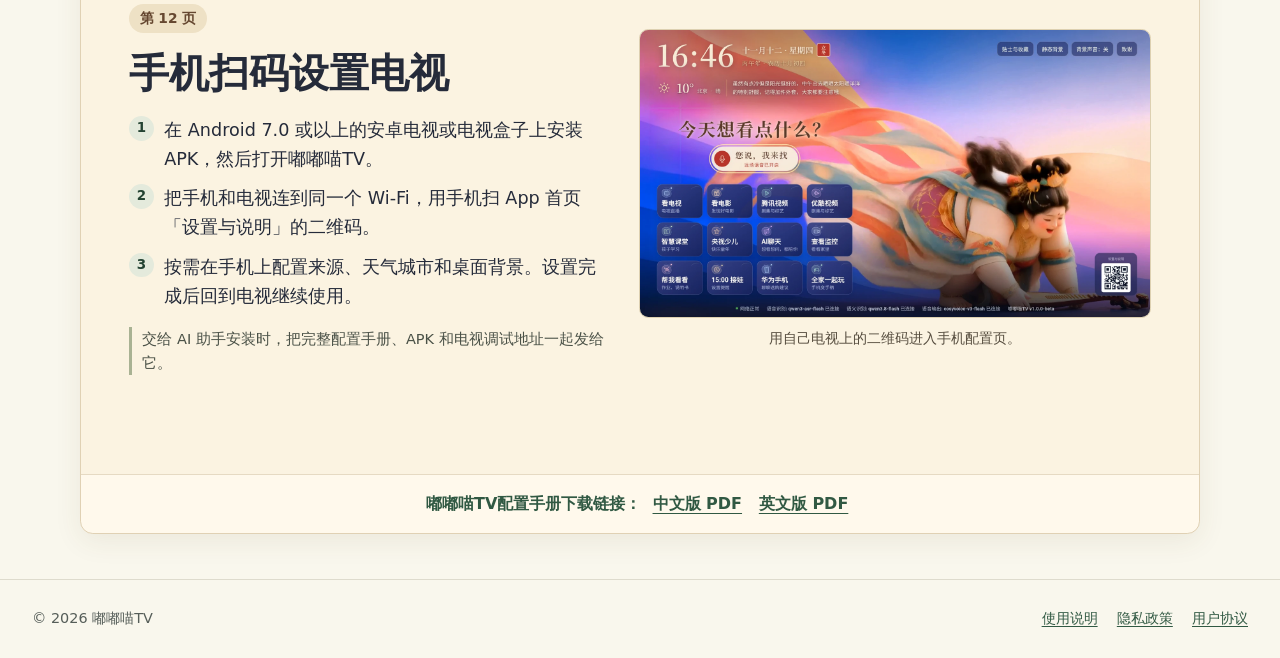
<file: help.html>
<!doctype html>
<html lang="zh-CN">
<head>
  <meta charset="utf-8">
  <meta name="viewport" content="width=device-width, initial-scale=1">
  <title>打开使用说明</title>
  <link rel="canonical" href="guide.html">
  <script>window.location.replace('guide.html' + window.location.search + window.location.hash);</script>
</head>
<body>
  <a href="guide.html">打开使用说明</a>
</body>
</html>
</file>
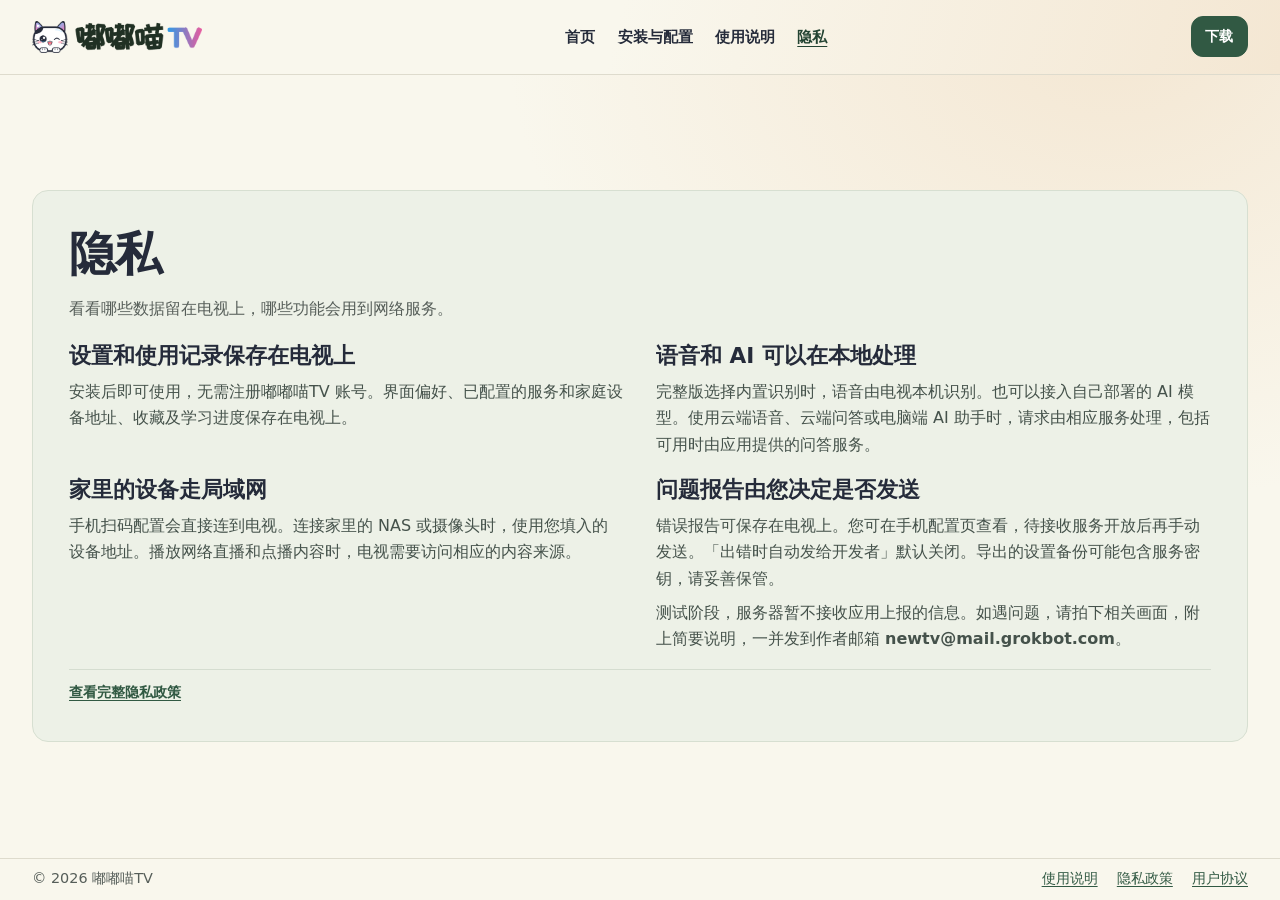
<file: privacy-overview.html>
<!doctype html>
<html lang="zh-CN">
<head>
  <meta charset="utf-8">
  <meta name="viewport" content="width=device-width, initial-scale=1">
  <title>隐私 | 嘟嘟喵TV</title>
  <meta name="description" content="了解嘟嘟喵TV 将哪些数据保存在电视上，以及哪些功能会连接其他服务。">
  <meta property="og:title" content="隐私 | 嘟嘟喵TV">
  <meta property="og:description" content="了解嘟嘟喵TV 将哪些数据保存在电视上，以及哪些功能会连接其他服务。">
  <meta property="og:type" content="website">
  <meta property="og:image" content="media/zh-hero.webp?v=cn-20261109">
  <link rel="icon" href="img/favicon.png">
  <link rel="apple-touch-icon" href="img/apple-touch-icon.png">
  <link rel="stylesheet" href="css/base.css">
  <link rel="stylesheet" href="css/home.css?v=privacy-feedback-20261112">
</head>
<body class="home detail-page privacy-page">
  <a class="skip-link button small" href="#content">跳到正文</a>
  <header class="topbar">
    <div class="wrap topbar-inner">
      <a class="brand" href="index.html"><img src="img/lockup-cn.png" alt="嘟嘟喵TV" width="492" height="93"></a>
      <nav class="nav-links" aria-label="主导航">
        <a href="index.html">首页</a><a href="setup.html">安装与配置</a><a href="guide.html">使用说明</a><a href="privacy-overview.html" aria-current="page">隐私</a>
      </nav>
      <div class="nav-end"><a class="button small" href="setup.html#editions">下载</a></div>
    </div>
  </header>
  <main id="content">
    <section class="wrap" id="privacy" aria-labelledby="privacy-title">
      <div class="home-panel">
        <div class="section-heading"><h1 id="privacy-title">隐私</h1><p>看看哪些数据留在电视上，哪些功能会用到网络服务。</p></div>
        <div class="privacy-points">
          <div><h3>设置和使用记录保存在电视上</h3><p>安装后即可使用，无需注册嘟嘟喵TV 账号。界面偏好、已配置的服务和家庭设备地址、收藏及学习进度保存在电视上。</p></div>
          <div><h3>语音和 AI 可以在本地处理</h3><p>完整版选择内置识别时，语音由电视本机识别。也可以接入自己部署的 AI 模型。使用云端语音、云端问答或电脑端 AI 助手时，请求由相应服务处理，包括可用时由应用提供的问答服务。</p></div>
          <div><h3>家里的设备走局域网</h3><p>手机扫码配置会直接连到电视。连接家里的 NAS 或摄像头时，使用您填入的设备地址。播放网络直播和点播内容时，电视需要访问相应的内容来源。</p></div>
          <div>
            <h3>问题报告由您决定是否发送</h3>
            <p>错误报告可保存在电视上。您可在手机配置页查看，待接收服务开放后再手动发送。「出错时自动发给开发者」默认关闭。导出的设置备份可能包含服务密钥，请妥善保管。</p>
            <p>测试阶段，服务器暂不接收应用上报的信息。如遇问题，请拍下相关画面，附上简要说明，一并发到作者邮箱 <strong>newtv@mail.grokbot.com</strong>。</p>
          </div>
        </div>
        <p class="panel-note"><a class="text-link" href="privacy.html">查看完整隐私政策</a></p>
      </div>
    </section>
  </main>
  <footer class="site-footer"><div class="wrap footer-inner"><span>© 2026 嘟嘟喵TV</span><div class="footer-links"><a href="guide.html">使用说明</a><a href="privacy.html">隐私政策</a><a href="terms.html">用户协议</a></div></div></footer>
</body>
</html>
</file>
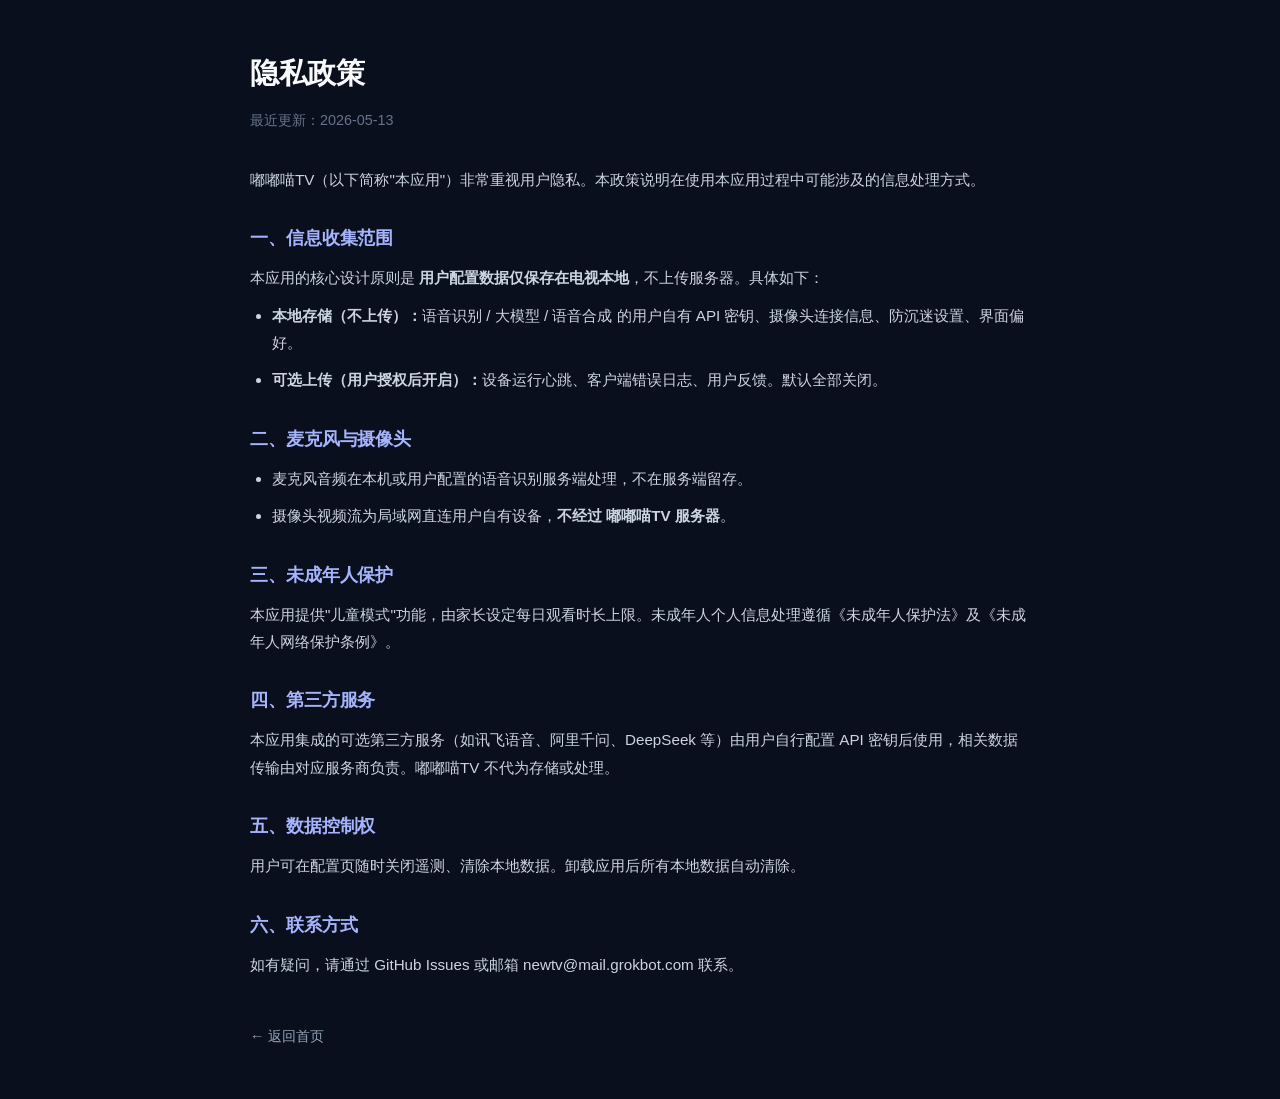
<file: privacy.html>
<!DOCTYPE html>
<html lang="zh-CN">
<head>
<meta charset="UTF-8">
<meta name="viewport" content="width=device-width, initial-scale=1.0">
<title>隐私政策 — 嘟嘟喵TV</title>
<style>
*,*::before,*::after{box-sizing:border-box;margin:0;padding:0}
body{font-family:-apple-system,BlinkMacSystemFont,"Segoe UI",Roboto,"Noto Sans SC",sans-serif;background:#0a0f1e;color:#f8fafc;line-height:1.8;padding:48px 24px}
.container{max-width:780px;margin:0 auto}
h1{font-size:1.8rem;margin-bottom:8px;letter-spacing:-0.01em}
.meta{color:#64748b;font-size:.9rem;margin-bottom:32px}
h2{font-size:1.15rem;margin:28px 0 10px;color:#a5b4fc;letter-spacing:-0.005em}
p,li{color:#cbd5e1;font-size:.95rem;margin-bottom:10px}
ul{padding-left:22px}
a{color:#a5b4fc}
.back{display:inline-block;margin-top:36px;color:#94a3b8;font-size:.9rem;text-decoration:none}
.back:hover{color:#a5b4fc}
</style>
</head>
<body>
<div class="container">
  <h1>隐私政策</h1>
  <p class="meta">最近更新：2026-05-13</p>

  <p>嘟嘟喵TV（以下简称"本应用"）非常重视用户隐私。本政策说明在使用本应用过程中可能涉及的信息处理方式。</p>

  <h2>一、信息收集范围</h2>
  <p>本应用的核心设计原则是 <strong>用户配置数据仅保存在电视本地</strong>，不上传服务器。具体如下：</p>
  <ul>
    <li><strong>本地存储（不上传）：</strong>语音识别 / 大模型 / 语音合成 的用户自有 API 密钥、摄像头连接信息、防沉迷设置、界面偏好。</li>
    <li><strong>可选上传（用户授权后开启）：</strong>设备运行心跳、客户端错误日志、用户反馈。默认全部关闭。</li>
  </ul>

  <h2>二、麦克风与摄像头</h2>
  <ul>
    <li>麦克风音频在本机或用户配置的语音识别服务端处理，不在服务端留存。</li>
    <li>摄像头视频流为局域网直连用户自有设备，<strong>不经过 嘟嘟喵TV 服务器</strong>。</li>
  </ul>

  <h2>三、未成年人保护</h2>
  <p>本应用提供"儿童模式"功能，由家长设定每日观看时长上限。未成年人个人信息处理遵循《未成年人保护法》及《未成年人网络保护条例》。</p>

  <h2>四、第三方服务</h2>
  <p>本应用集成的可选第三方服务（如讯飞语音、阿里千问、DeepSeek 等）由用户自行配置 API 密钥后使用，相关数据传输由对应服务商负责。嘟嘟喵TV 不代为存储或处理。</p>

  <h2>五、数据控制权</h2>
  <p>用户可在配置页随时关闭遥测、清除本地数据。卸载应用后所有本地数据自动清除。</p>

  <h2>六、联系方式</h2>
  <p>如有疑问，请通过 GitHub Issues 或邮箱 newtv@mail.grokbot.com 联系。</p>

  <a href="index.html" class="back">← 返回首页</a>
</div>
</body>
</html>
</file>
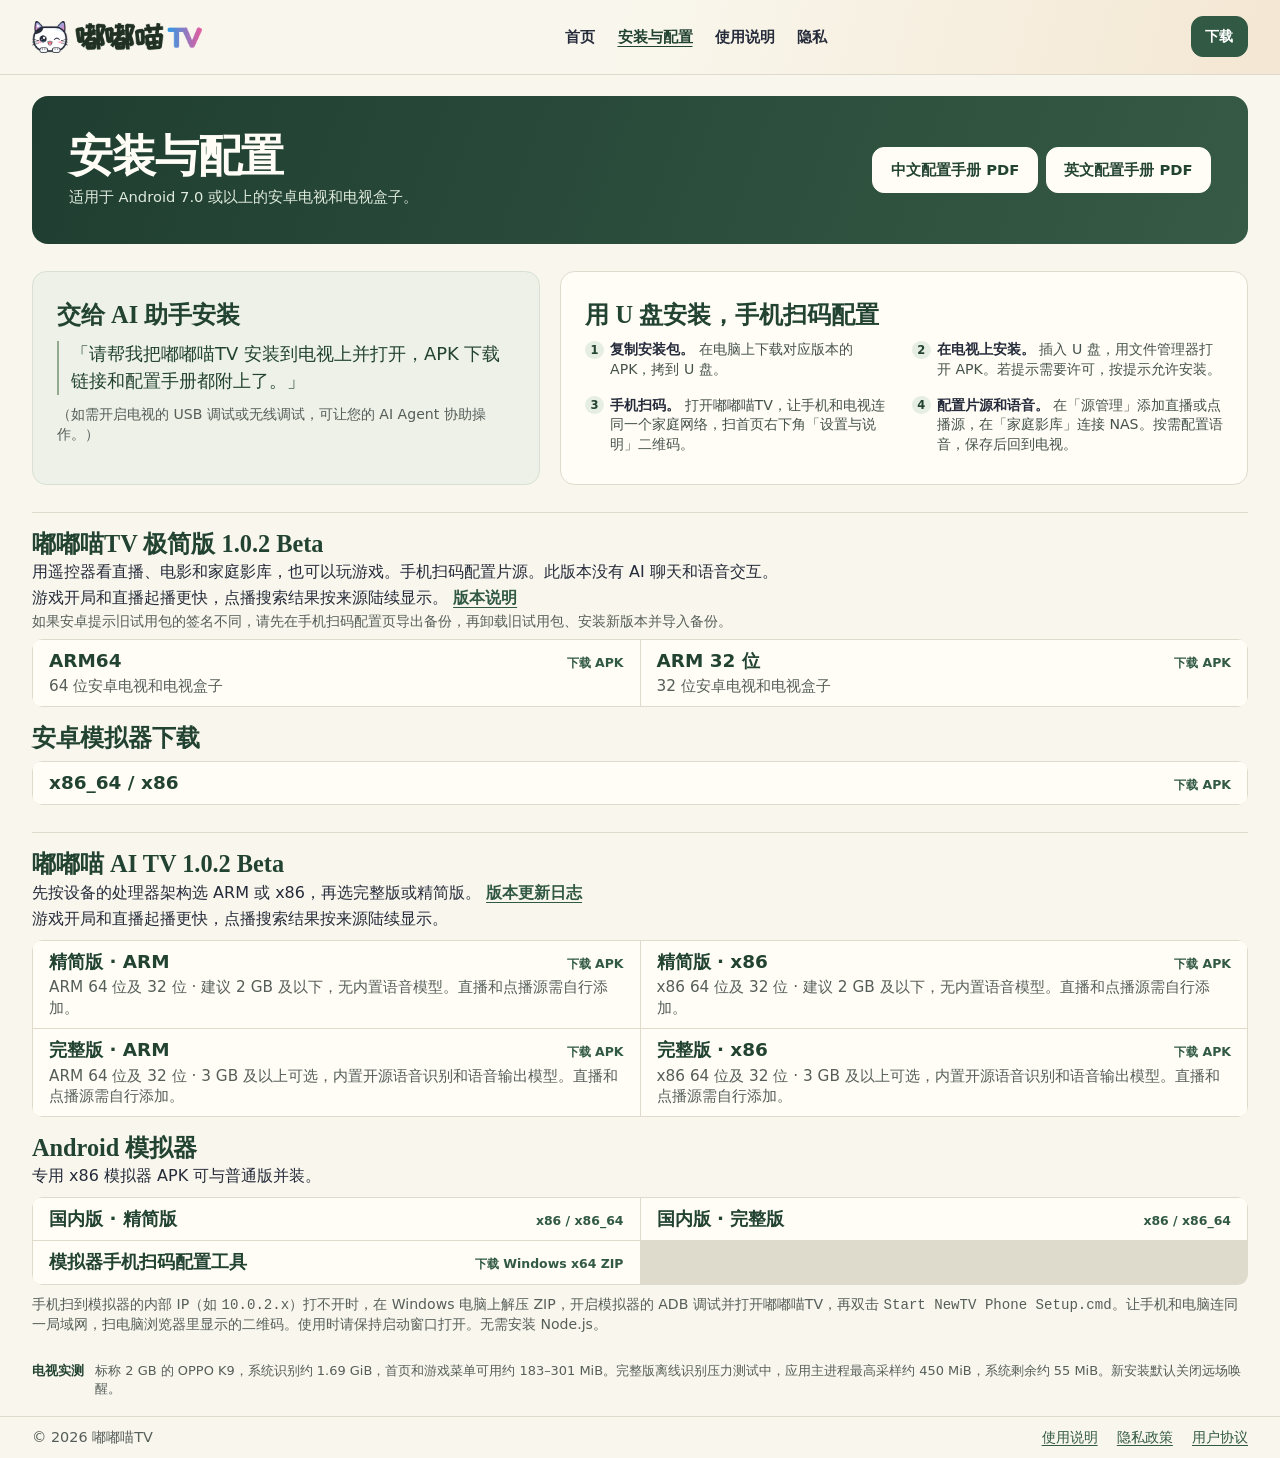
<file: setup.html>
<!doctype html>
<html lang="zh-CN">
<head>
  <meta charset="utf-8">
  <meta name="viewport" content="width=device-width, initial-scale=1">
  <title>安装与配置 | 嘟嘟喵TV</title>
  <meta name="description" content="了解如何用 AI 助手安装嘟嘟喵TV，或使用 U 盘安装后扫码配置。">
  <meta property="og:title" content="安装与配置 | 嘟嘟喵TV">
  <meta property="og:description" content="了解如何用 AI 助手安装嘟嘟喵TV，或使用 U 盘安装后扫码配置。">
  <meta property="og:type" content="website">
  <meta property="og:image" content="media/zh-hero.webp?v=cn-20261109">
  <link rel="icon" href="img/favicon.png">
  <link rel="apple-touch-icon" href="img/apple-touch-icon.png">
  <link rel="stylesheet" href="css/base.css">
  <link rel="stylesheet" href="css/home.css?v=download-grid-20261117">
</head>
<body class="home detail-page setup-page">
  <a class="skip-link button small" href="#content">跳到正文</a>
  <header class="topbar">
    <div class="wrap topbar-inner">
      <a class="brand" href="index.html"><img src="img/lockup-cn.png" alt="嘟嘟喵TV" width="492" height="93"></a>
      <nav class="nav-links" aria-label="主导航">
        <a href="index.html">首页</a><a href="setup.html" aria-current="page">安装与配置</a><a href="guide.html">使用说明</a><a href="privacy-overview.html">隐私</a>
      </nav>
      <div class="nav-end"><a class="button small" href="#editions">下载</a></div>
    </div>
  </header>
  <main id="content">
    <section class="wrap home-screen" id="setup" aria-labelledby="setup-title">
      <div class="setup-heading">
        <div>
          <h1 id="setup-title">安装与配置</h1>
          <p>适用于 Android 7.0 或以上的安卓电视和电视盒子。</p>
        </div>
        <div class="setup-manuals">
          <a class="button" href="https://github.com/newtv-ai/newtv-downloads/releases/download/v1.0.0-beta/newtv-setup-guide-zh.pdf" hreflang="zh-CN">中文配置手册 PDF</a>
          <a class="button" href="https://github.com/newtv-ai/newtv-downloads/releases/download/v1.0.0-beta/newtv-setup-guide-en.pdf" hreflang="en">英文配置手册 PDF</a>
        </div>
      </div>
      <section class="setup-paths" aria-label="安装方式">
        <article class="setup-method" id="ai-setup">
          <h2>交给 AI 助手安装</h2>
          <blockquote class="setup-example">「请帮我把嘟嘟喵TV 安装到电视上并打开，APK 下载链接和配置手册都附上了。」</blockquote>
          <p class="setup-prompt">（如需开启电视的 USB 调试或无线调试，可让您的 AI Agent 协助操作。）</p>
        </article>
        <article class="setup-method">
          <h2>用 U 盘安装，手机扫码配置</h2>
          <ol class="setup-steps">
            <li><strong>复制安装包。</strong> 在电脑上下载对应版本的 APK，拷到 U 盘。</li>
            <li><strong>在电视上安装。</strong> 插入 U 盘，用文件管理器打开 APK。若提示需要许可，按提示允许安装。</li>
            <li><strong>手机扫码。</strong> 打开嘟嘟喵TV，让手机和电视连同一个家庭网络，扫首页右下角「设置与说明」二维码。</li>
            <li><strong>配置片源和语音。</strong> 在「源管理」添加直播或点播源，在「家庭影库」连接 NAS。按需配置语音，保存后回到电视。</li>
          </ol>
        </article>
      </section>
      <section class="setup-editions" id="editions" aria-labelledby="minimal-title">
        <h2 id="minimal-title">嘟嘟喵TV 极简版 1.0.2 Beta</h2>
        <p>用遥控器看直播、电影和家庭影库，也可以玩游戏。手机扫码配置片源。此版本没有 AI 聊天和语音交互。</p>
        <p>游戏开局和直播起播更快，点播搜索结果按来源陆续显示。 <a class="text-link" href="https://github.com/newtv-ai/newtv-downloads/releases/tag/minimal-v1.0.2-beta">版本说明</a></p>
        <p class="setup-prompt">如果安卓提示旧试用包的签名不同，请先在手机扫码配置页导出备份，再卸载旧试用包、安装新版本并导入备份。</p>
        <ul class="edition-grid" role="list">
          <li>
            <a href="https://github.com/newtv-ai/newtv-downloads/releases/download/minimal-v1.0.2-beta/DodoMeowTV-Minimal-1.0.2-beta-cn-arm64-v8a.apk">
              <h3>ARM64</h3><span class="edition-download">下载 APK</span>
              <p>64 位安卓电视和电视盒子</p>
            </a>
          </li>
          <li>
            <a href="https://github.com/newtv-ai/newtv-downloads/releases/download/minimal-v1.0.2-beta/DodoMeowTV-Minimal-1.0.2-beta-cn-armeabi-v7a.apk">
              <h3>ARM 32 位</h3><span class="edition-download">下载 APK</span>
              <p>32 位安卓电视和电视盒子</p>
            </a>
          </li>
        </ul>
        <section class="emulator-downloads" aria-labelledby="minimal-emulator-title">
          <h2 id="minimal-emulator-title">安卓模拟器下载</h2>
          <ul class="edition-grid" role="list">
            <li>
              <a href="https://github.com/newtv-ai/newtv-downloads/releases/download/minimal-v1.0.2-beta/DodoMeowTV-Minimal-1.0.2-beta-cn-emulator.apk">
                <h3>x86_64 / x86</h3><span class="edition-download">下载 APK</span>
              </a>
            </li>
          </ul>
        </section>
      </section>
      <section class="setup-editions" id="ai-editions" aria-labelledby="editions-title">
        <h2 id="editions-title">嘟嘟喵 AI TV 1.0.2 Beta</h2>
        <p>先按设备的处理器架构选 ARM 或 x86，再选完整版或精简版。 <a class="text-link" href="https://github.com/newtv-ai/newtv-downloads/releases/tag/v1.0.2-beta">版本更新日志</a></p>
        <p>游戏开局和直播起播更快，点播搜索结果按来源陆续显示。</p>
        <ul class="edition-grid" role="list">
          <li>
            <a href="https://github.com/newtv-ai/newtv-downloads/releases/download/v1.0.2-beta/newtv-cn-lite-arm-v1.0.2-beta.apk">
              <h3>精简版 · ARM</h3><span class="edition-download">下载 APK</span>
              <p>ARM 64 位及 32 位 · 建议 2 GB 及以下，无内置语音模型。直播和点播源需自行添加。</p>
            </a>
          </li>
          <li>
            <a href="https://github.com/newtv-ai/newtv-downloads/releases/download/v1.0.2-beta/newtv-cn-lite-x86-v1.0.2-beta.apk">
              <h3>精简版 · x86</h3><span class="edition-download">下载 APK</span>
              <p>x86 64 位及 32 位 · 建议 2 GB 及以下，无内置语音模型。直播和点播源需自行添加。</p>
            </a>
          </li>
          <li>
            <a href="https://github.com/newtv-ai/newtv-downloads/releases/download/v1.0.2-beta/newtv-cn-full-arm-v1.0.2-beta.apk">
              <h3>完整版 · ARM</h3><span class="edition-download">下载 APK</span>
              <p>ARM 64 位及 32 位 · 3 GB 及以上可选，内置开源语音识别和语音输出模型。直播和点播源需自行添加。</p>
            </a>
          </li>
          <li>
            <a href="https://github.com/newtv-ai/newtv-downloads/releases/download/v1.0.2-beta/newtv-cn-full-x86-v1.0.2-beta.apk">
              <h3>完整版 · x86</h3><span class="edition-download">下载 APK</span>
              <p>x86 64 位及 32 位 · 3 GB 及以上可选，内置开源语音识别和语音输出模型。直播和点播源需自行添加。</p>
            </a>
          </li>
        </ul>
        <section class="emulator-downloads" aria-labelledby="emulator-downloads-title">
          <h2 id="emulator-downloads-title">Android 模拟器</h2>
          <p>专用 x86 模拟器 APK 可与普通版并装。</p>
          <ul class="edition-grid" role="list">
            <li>
              <a href="https://github.com/newtv-ai/newtv-downloads/releases/download/v1.0.2-beta/newtv-emulator-cn-lite-v1.0.2-beta.apk">
                <h3>国内版 · 精简版</h3><span class="edition-download">x86 / x86_64</span>
              </a>
            </li>
            <li>
              <a href="https://github.com/newtv-ai/newtv-downloads/releases/download/v1.0.2-beta/newtv-emulator-cn-full-v1.0.2-beta.apk">
                <h3>国内版 · 完整版</h3><span class="edition-download">x86 / x86_64</span>
              </a>
            </li>
            <li>
              <a href="https://github.com/newtv-ai/newtv-downloads/releases/download/v1.0.2-beta/NewTV-Emulator-Phone-Setup-Windows-x64.zip" aria-describedby="emulator-scan-help">
                <h3>模拟器手机扫码配置工具</h3><span class="edition-download">下载 Windows x64 ZIP</span>
              </a>
            </li>
          </ul>
          <p class="setup-prompt emulator-scan-help" id="emulator-scan-help">手机扫到模拟器的内部 IP（如 <code>10.0.2.x</code>）打不开时，在 Windows 电脑上解压 ZIP，开启模拟器的 ADB 调试并打开嘟嘟喵TV，再双击 <code>Start NewTV Phone Setup.cmd</code>。让手机和电脑连同一局域网，扫电脑浏览器里显示的二维码。使用时请保持启动窗口打开。无需安装 Node.js。</p>
        </section>
      </section>
      <p class="setup-device-note"><strong>电视实测</strong><span>标称 2 GB 的 OPPO K9，系统识别约 1.69 GiB，首页和游戏菜单可用约 183–301 MiB。完整版离线识别压力测试中，应用主进程最高采样约 450 MiB，系统剩余约 55 MiB。新安装默认关闭远场唤醒。</span></p>
    </section>
  </main>
  <footer class="site-footer"><div class="wrap footer-inner"><span>© 2026 嘟嘟喵TV</span><div class="footer-links"><a href="guide.html">使用说明</a><a href="privacy.html">隐私政策</a><a href="terms.html">用户协议</a></div></div></footer>
</body>
</html>
</file>
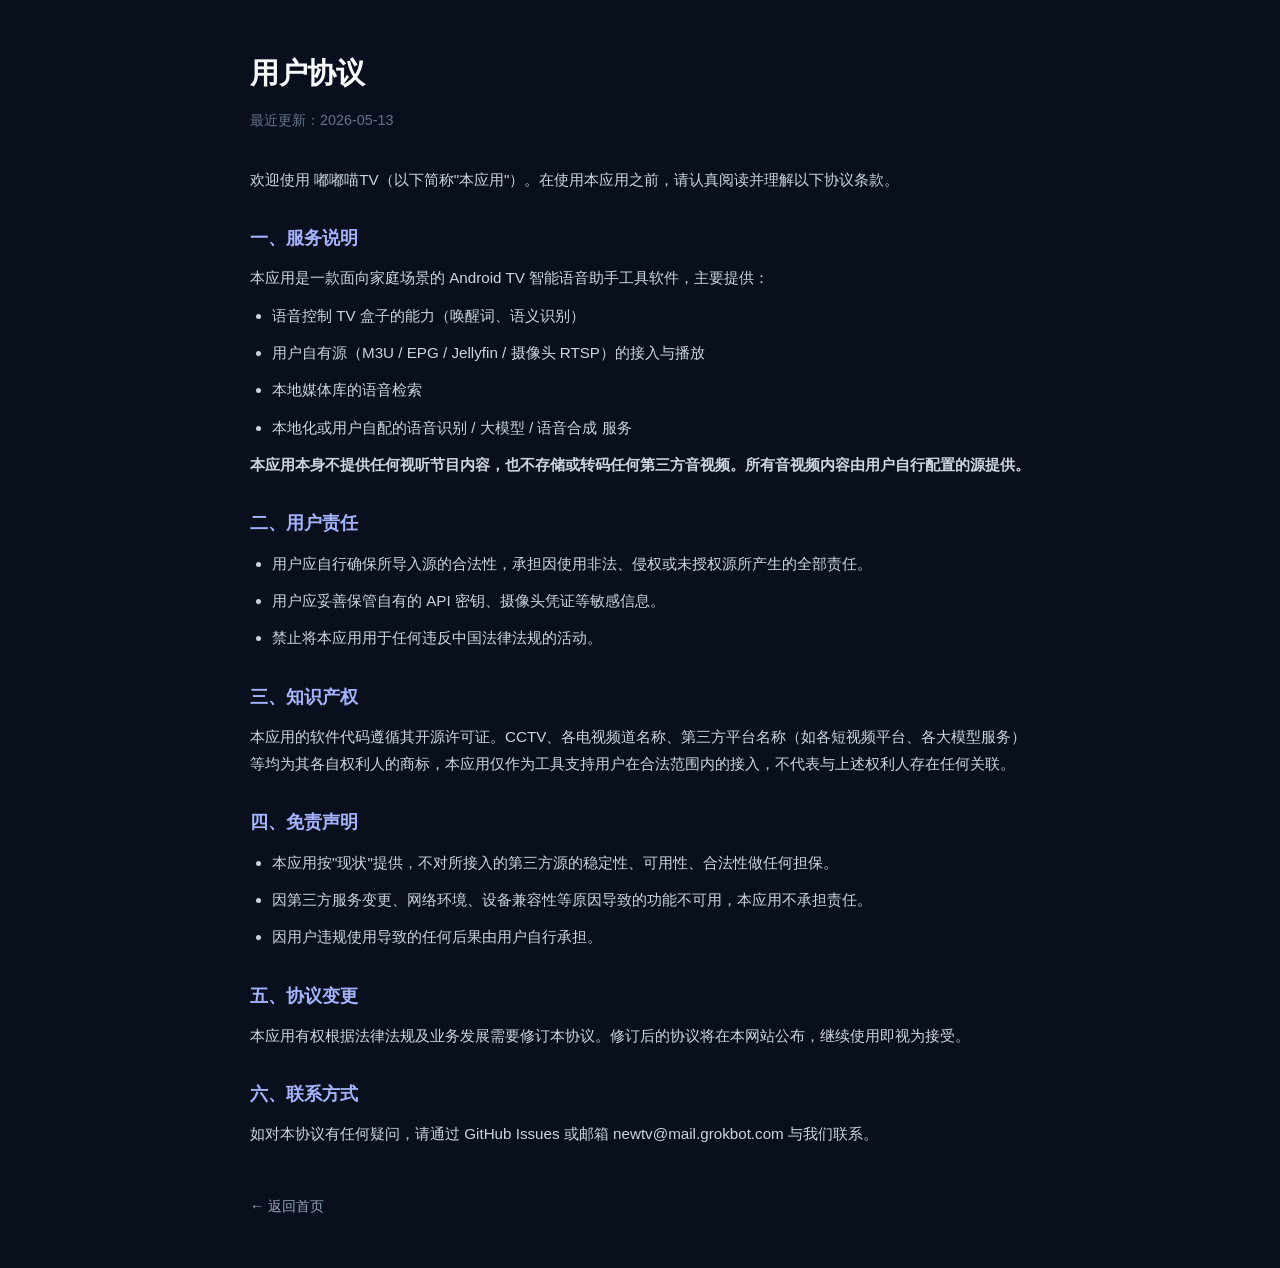
<file: terms.html>
<!DOCTYPE html>
<html lang="zh-CN">
<head>
<meta charset="UTF-8">
<meta name="viewport" content="width=device-width, initial-scale=1.0">
<title>用户协议 — 嘟嘟喵TV</title>
<style>
*,*::before,*::after{box-sizing:border-box;margin:0;padding:0}
body{font-family:-apple-system,BlinkMacSystemFont,"Segoe UI",Roboto,"Noto Sans SC",sans-serif;background:#0a0f1e;color:#f8fafc;line-height:1.8;padding:48px 24px}
.container{max-width:780px;margin:0 auto}
h1{font-size:1.8rem;margin-bottom:8px;letter-spacing:-0.01em}
.meta{color:#64748b;font-size:.9rem;margin-bottom:32px}
h2{font-size:1.15rem;margin:28px 0 10px;color:#a5b4fc;letter-spacing:-0.005em}
p,li{color:#cbd5e1;font-size:.95rem;margin-bottom:10px}
ul{padding-left:22px}
a{color:#a5b4fc}
.back{display:inline-block;margin-top:36px;color:#94a3b8;font-size:.9rem;text-decoration:none}
.back:hover{color:#a5b4fc}
</style>
</head>
<body>
<div class="container">
  <h1>用户协议</h1>
  <p class="meta">最近更新：2026-05-13</p>

  <p>欢迎使用 嘟嘟喵TV（以下简称"本应用"）。在使用本应用之前，请认真阅读并理解以下协议条款。</p>

  <h2>一、服务说明</h2>
  <p>本应用是一款面向家庭场景的 Android TV 智能语音助手工具软件，主要提供：</p>
  <ul>
    <li>语音控制 TV 盒子的能力（唤醒词、语义识别）</li>
    <li>用户自有源（M3U / EPG / Jellyfin / 摄像头 RTSP）的接入与播放</li>
    <li>本地媒体库的语音检索</li>
    <li>本地化或用户自配的语音识别 / 大模型 / 语音合成 服务</li>
  </ul>
  <p><strong>本应用本身不提供任何视听节目内容，也不存储或转码任何第三方音视频。所有音视频内容由用户自行配置的源提供。</strong></p>

  <h2>二、用户责任</h2>
  <ul>
    <li>用户应自行确保所导入源的合法性，承担因使用非法、侵权或未授权源所产生的全部责任。</li>
    <li>用户应妥善保管自有的 API 密钥、摄像头凭证等敏感信息。</li>
    <li>禁止将本应用用于任何违反中国法律法规的活动。</li>
  </ul>

  <h2>三、知识产权</h2>
  <p>本应用的软件代码遵循其开源许可证。CCTV、各电视频道名称、第三方平台名称（如各短视频平台、各大模型服务）等均为其各自权利人的商标，本应用仅作为工具支持用户在合法范围内的接入，不代表与上述权利人存在任何关联。</p>

  <h2>四、免责声明</h2>
  <ul>
    <li>本应用按"现状"提供，不对所接入的第三方源的稳定性、可用性、合法性做任何担保。</li>
    <li>因第三方服务变更、网络环境、设备兼容性等原因导致的功能不可用，本应用不承担责任。</li>
    <li>因用户违规使用导致的任何后果由用户自行承担。</li>
  </ul>

  <h2>五、协议变更</h2>
  <p>本应用有权根据法律法规及业务发展需要修订本协议。修订后的协议将在本网站公布，继续使用即视为接受。</p>

  <h2>六、联系方式</h2>
  <p>如对本协议有任何疑问，请通过 GitHub Issues 或邮箱 newtv@mail.grokbot.com 与我们联系。</p>

  <a href="index.html" class="back">← 返回首页</a>
</div>
</body>
</html>
</file>
<file: css/base.css>
:root {
  color-scheme: light;
  --canvas: #f9f7ed;
  --paper: #fffdf6;
  --ink: #252b3a;
  --muted: #565e59;
  --green: #315943;
  --green-dark: #234332;
  --line: #dedbcd;
  --blue: #5bc2ff;
  --pink: #ff7eb6;
  --sans: "Microsoft YaHei UI", "PingFang SC", "Noto Sans CJK SC", system-ui, sans-serif;
  --serif: "Noto Serif CJK SC", "Songti SC", "SimSun", Georgia, serif;
  --wrap: 76rem;
}
:root[lang="en"] { --serif: Georgia, "Times New Roman", serif; }

*, *::before, *::after { box-sizing: border-box; }
html { scroll-padding-top: 1.25rem; }
body { margin: 0; background: var(--canvas); color: var(--ink); font: 1rem/1.65 var(--sans); }
button, input { font: inherit; }
button { color: inherit; }
h1, h2, h3, p { margin: 0; }
img, video { display: block; max-width: 100%; }
a { color: var(--green); }
:focus-visible { outline: 3px solid var(--green); outline-offset: 4px; }
[hidden] { display: none !important; }

.wrap { width: min(100% - 3rem, var(--wrap)); margin-inline: auto; }
.topbar { border-bottom: 1px solid var(--line); }
.topbar-inner {
  display: flex;
  align-items: center;
  justify-content: space-between;
  gap: 1.25rem;
  min-height: 4.6rem;
  padding-block: .65rem;
}
.brand { display: inline-flex; align-items: center; flex: 0 0 auto; }
.brand img { width: 10.6rem; height: auto; }
.nav-links { display: flex; flex-wrap: wrap; gap: .35rem 1.4rem; align-items: center; }
.nav-links a, .locale-link { text-decoration: none; color: var(--ink); font-size: .92rem; font-weight: 650; }
.nav-links a:hover, .locale-link:hover { text-decoration: underline; text-underline-offset: .25em; }
.locale-link { padding: .4rem .75rem; border: 1px solid var(--line); border-radius: 2rem; white-space: nowrap; }
.nav-end { display: flex; gap: .8rem; align-items: center; }

.button {
  min-height: 2.85rem;
  padding: .65rem 1.1rem;
  border: 1px solid var(--green);
  border-radius: .75rem;
  background: var(--green);
  color: white;
  text-decoration: none;
  font-weight: 700;
  line-height: 1.35;
  display: inline-flex;
  align-items: center;
  justify-content: center;
  gap: .45rem;
  cursor: pointer;
  text-align: center;
}
.button:hover { background: var(--green-dark); }
.button.outline { background: transparent; color: var(--green-dark); border-color: #aab7a8; }
.button.outline:hover { background: #e9eee3; }
.button[aria-disabled="true"], .button:disabled { cursor: default; opacity: .48; }
.button.small { min-height: 2.55rem; font-size: .9rem; padding: .5rem .85rem; }
.button svg { width: 1rem; height: 1rem; flex: none; }
.text-link { display: inline-block; text-underline-offset: .22em; font-weight: 700; }
.eyebrow { color: var(--green); font-size: .8rem; font-weight: 800; letter-spacing: .11em; }
.skip-link { position: absolute; z-index: 5; top: .5rem; left: .5rem; transform: translateY(-170%); }
.skip-link:focus { transform: none; }

.site-footer { border-top: 1px solid var(--line); padding: 1.7rem 0; color: var(--muted); font-size: .9rem; }
.footer-inner { display: flex; flex-wrap: wrap; align-items: center; justify-content: space-between; gap: .8rem 1.5rem; }
.footer-links { display: flex; gap: .45rem 1.2rem; flex-wrap: wrap; }
.footer-links a { text-underline-offset: .2em; }

.clip-dialog {
  width: min(56rem, calc(100% - 1.25rem));
  max-height: calc(100% - 1.25rem);
  padding: 0;
  border: 1px solid #d8d7cc;
  border-radius: 1rem;
  background: var(--paper);
  color: var(--ink);
  box-shadow: 0 1.25rem 5rem #16221950;
}
.clip-dialog::backdrop { background: #1b2823bb; }
.clip-heading { display: flex; align-items: center; justify-content: space-between; gap: .75rem; padding: .65rem .8rem .65rem 1.15rem; }
.clip-heading h2 { font-size: 1.05rem; }
.clip-dialog video { width: 100%; max-height: min(69vh, 35rem); background: #161c22; }
.clip-note { padding: .65rem 1.15rem .85rem; font-size: .86rem; color: var(--muted); }

@media (max-width: 650px) {
  .wrap { width: calc(100% - 2rem); }
  .topbar-inner { min-height: 3.9rem; gap: .5rem; }
  .brand img { width: 8.25rem; }
  .nav-end { gap: .5rem; }
  .locale-link { font-size: .83rem; }
}
</file>
<file: css/home.css>
html:has(> .home) {
  --topbar-height: calc(4.6rem + 1px);
  scroll-padding-top: var(--topbar-height);
  scroll-snap-type: y proximity;
}
html:has(> .detail-page) { scroll-snap-type: none; }
.home {
  background:
    radial-gradient(ellipse at 87% 3%, #f4e7d3 0%, transparent 38rem),
    var(--canvas);
}
.home .topbar {
  position: sticky;
  top: 0;
  z-index: 3;
  background: linear-gradient(105deg, var(--canvas) 48%, #f4e7d3);
}
.home .topbar-inner { gap: 1.35rem; }
.home .nav-end { gap: .65rem; }
.home .nav-links a[aria-current="page"] {
  color: var(--green-dark);
  text-decoration: underline;
  text-underline-offset: .25em;
}
.home-intro, .home-screen {
  min-height: calc(100vh - var(--topbar-height));
  min-height: calc(100dvh - var(--topbar-height));
  scroll-snap-align: start;
}
.home-intro {
  --intro-spacing: clamp(.75rem, 2.5vh, 1.5rem);
  --intro-copy-height: 4.25rem;
  display: grid;
  align-content: center;
  gap: var(--intro-spacing);
  padding-block: var(--intro-spacing);
}
.intro-copy { text-align: center; }
.intro-copy h1 {
  font: 700 clamp(1.35rem, 2.25vw, 2rem)/1.2 var(--serif);
  color: var(--green-dark);
}
.intro-copy .eyebrow {
  display: inline-block;
  font-family: var(--sans);
  margin-inline-end: .65rem;
  vertical-align: middle;
}
.intro-copy p { margin-top: .3rem; color: var(--muted); }
.hero-art {
  max-width: 72rem;
  max-width: clamp(16rem, calc((100dvh - var(--topbar-height) - var(--intro-spacing) * 3 - var(--intro-copy-height) - 1rem) * 16 / 9), 72rem);
  margin-block: 0;
}
.home-screen {
  display: grid;
  align-content: center;
  padding-block: clamp(1rem, 2.6vh, 2.25rem);
  border-top: 1px solid var(--line);
}
.home .site-footer { scroll-snap-align: end; }
.tv-screen {
  position: relative;
  border: clamp(.35rem, .8vw, .7rem) solid #252b3a;
  background: #252b3a;
  border-radius: clamp(.65rem, 1.4vw, 1.2rem);
  box-shadow: 0 1rem 2rem #1f2d4935, 0 .35rem 0 #161c26;
  overflow: hidden;
}
.tv-screen video { width: 100%; height: auto; }
.play-link {
  display: inline-flex;
  align-items: center;
  gap: .32rem;
  border: 0;
  background: transparent;
  color: var(--green-dark);
  padding: .25rem .35rem;
  min-height: 2.75rem;
  font-weight: 750;
  cursor: pointer;
}
.play-link:hover { text-decoration: underline; text-underline-offset: .22em; }
.play-link svg { width: 1rem; height: 1rem; }

.section-heading { margin-bottom: 1.05rem; }
.section-heading :is(h1, h2) {
  font: 700 clamp(1.95rem, 3.7vw, 3.25rem)/1.15 var(--serif);
  margin-block: .32em .3em;
  letter-spacing: -.025em;
  text-wrap: balance;
}
.section-heading > p:last-child { color: var(--muted); }

.feature-grid { display: grid; grid-template-columns: repeat(3, minmax(0, 1fr)); gap: clamp(.85rem, 2vw, 1.5rem); }
.feature-card {
  display: flex;
  flex-direction: column;
  border: 1px solid var(--line);
  border-radius: 1rem;
  overflow: hidden;
  background: var(--paper);
}
.feature-image { display: block; width: 100%; height: auto; aspect-ratio: 16 / 9; object-fit: cover; }
.feature-copy { display: flex; flex: 1; flex-direction: column; gap: .55rem; padding: clamp(.95rem, 2vw, 1.45rem); }
.feature-copy :is(h2, h3) { color: var(--green-dark); font-size: clamp(1.12rem, 1.6vw, 1.5rem); line-height: 1.35; }
.feature-copy p { color: var(--muted); }
.feature-copy > .text-link { align-self: flex-start; margin-top: auto; padding-top: .3rem; }
.guide-summary { padding-block: clamp(1.5rem, 4vw, 3rem) clamp(2rem, 5vw, 4rem); }
.guide-summary .section-heading { margin-bottom: clamp(1.25rem, 3vw, 2rem); }
.feature-actions { display: flex; flex-wrap: wrap; gap: .25rem 1rem; align-items: center; margin-top: auto; }
.feature-actions .play-link { padding-inline: 0; }

.family-stories { padding-block: clamp(2rem, 5vw, 4rem); }
.family-stories .section-heading { margin-bottom: clamp(1rem, 2.5vw, 1.8rem); }
.family-stories .section-heading h2 { font-size: clamp(1.4rem, 2.5vw, 2.25rem); }
.family-story {
  display: grid;
  grid-template-columns: minmax(0, .78fr) minmax(0, 1.22fr);
  align-items: center;
  gap: clamp(1.1rem, 3vw, 2.5rem);
  padding: clamp(.8rem, 2vw, 1.4rem);
  border: 1px solid var(--line);
  border-radius: 1rem;
  background: var(--paper);
}
.family-story + .family-story { margin-top: clamp(.95rem, 2vw, 1.5rem); }
.family-stories .family-story + .section-heading { margin-top: clamp(2.5rem, 6vw, 5rem); }
.product-visual {
  margin: 0;
  padding: clamp(.55rem, 1.5vw, 1.1rem);
  border-radius: .8rem;
  background: linear-gradient(135deg, #264b3a, #182631);
  color: #fff;
}
.product-visual figcaption {
  display: flex;
  flex-wrap: wrap;
  justify-content: space-between;
  align-items: baseline;
  gap: .15rem .85rem;
  padding: .15rem .2rem .6rem;
}
.product-visual figcaption strong { font-size: clamp(.95rem, 1.35vw, 1.18rem); }
.product-visual figcaption span { color: #dce8de; font-size: .86rem; }
.story-image {
  width: 100%;
  height: auto;
  aspect-ratio: 16 / 9;
  border: 1px solid #ffffff35;
  border-radius: .55rem;
}
.story-copy { padding: clamp(.25rem, 1.6vw, 1.15rem); }
.story-copy h3 {
  margin-bottom: .75rem;
  color: var(--green-dark);
  font: 700 clamp(1.4rem, 2.3vw, 2rem)/1.3 var(--serif);
}
.story-copy .story-pain { color: var(--muted); margin-bottom: .55rem; }
.story-commands { margin-block: .65rem; }
.story-commands p + p { margin-top: .2rem; }
.story-copy .text-link { margin-top: .9rem; }

.home-panel {
  padding: clamp(1.2rem, 4vw, 2.85rem);
  border: 1px solid #d7dfd1;
  border-radius: 1rem;
  background: #edf1e7;
}
.home-panel .section-heading { margin-bottom: 1rem; }
.privacy-points { display: grid; grid-template-columns: 1fr 1fr; gap: .9rem 2rem; }
.privacy-points h3, .setup-method h3 { font-size: clamp(1.06rem, 2vw, 1.35rem); margin-bottom: .3rem; }
.privacy-points p, .setup-method li, .panel-note { color: #45524b; }
.privacy-points p + p { margin-top: .5rem; overflow-wrap: anywhere; }
.panel-note { margin-top: 1rem; padding-top: .72rem; border-top: 1px solid #d5ddd0; font-size: .9rem; }

.setup-page, .privacy-page {
  display: flex;
  flex-direction: column;
  min-height: 100dvh;
}
.setup-page { background: var(--canvas); }
:is(.setup-page, .privacy-page) > main { flex: 1; display: grid; }
:is(.setup-page, .privacy-page) .site-footer { padding-block: .55rem; }
.privacy-page #privacy {
  align-self: center;
  padding-block: clamp(.85rem, 2.4vh, 1.9rem);
}
.privacy-page .home-panel { padding: clamp(1rem, min(3vw, 4vh), 2.6rem); }
.privacy-page .section-heading h1 { margin-top: 0; }
#setup {
  min-height: 0;
  border: 0;
  align-content: stretch;
  grid-template-rows: auto auto 1fr auto;
  padding-block: clamp(.85rem, 2.4vh, 1.9rem) clamp(.75rem, 2vh, 1.7rem);
  gap: clamp(.8rem, 2vh, 1.55rem);
}
.setup-heading {
  display: flex;
  align-items: center;
  justify-content: space-between;
  gap: 1rem 2rem;
  padding: clamp(1rem, 3vh, 2rem) clamp(1rem, 3vw, 2.3rem);
  border-radius: 1rem;
  background: linear-gradient(110deg, #1f3e31, #365a45);
  color: #fffdf6;
}
.setup-heading h1 {
  font: 700 clamp(1.85rem, 3.4vw, 3rem)/1.13 var(--serif);
  letter-spacing: -.025em;
}
.setup-heading p { margin-top: .35rem; color: #e0ebdd; font-size: .92rem; line-height: 1.4; }
.setup-manuals { display: flex; flex-wrap: wrap; gap: .5rem; }
.setup-heading .button {
  flex-shrink: 0;
  border-color: #fffdf6;
  background: #fffdf6;
  color: var(--green-dark);
  font-size: .92rem;
}
.setup-heading .button:hover { border-color: #e6edde; background: #e6edde; }
.setup-heading .button:focus-visible { outline-color: #fffdf6; }
.setup-paths {
  display: grid;
  grid-template-columns: minmax(0, .85fr) minmax(0, 1.15fr);
  gap: clamp(.8rem, 1.6vw, 1.25rem);
}
.setup-method {
  padding: clamp(.9rem, 2.3vh, 1.6rem) clamp(.9rem, 2vw, 1.5rem);
  border: 1px solid var(--line);
  border-radius: .9rem;
  background: var(--paper);
}
.setup-method:first-child { background: #edf1e7; border-color: #d7e0d2; }
.setup-method h2, .setup-editions h2 {
  color: var(--green-dark);
  font: 700 clamp(1.12rem, 1.9vw, 1.52rem)/1.25 var(--serif);
}
.setup-example {
  margin: .65rem 0;
  padding-inline-start: .75rem;
  border-inline-start: 2px solid #94aa90;
  color: var(--green-dark);
  font-size: clamp(.96rem, 1.4vw, 1.12rem);
  line-height: 1.5;
}
.setup-prompt, .setup-steps { color: var(--muted); font-size: .88rem; line-height: 1.4; }
.setup-steps {
  display: grid;
  grid-template-columns: repeat(2, minmax(0, 1fr));
  gap: .65rem 1rem;
  margin: .6rem 0 0;
  padding: 0;
  list-style: none;
}
.setup-steps li { position: relative; padding-inline-start: 1.55rem; }
.setup-steps li::before {
  content: counter(list-item);
  position: absolute;
  inset-inline-start: 0;
  top: .02rem;
  display: grid;
  place-items: center;
  width: 1.15rem;
  height: 1.15rem;
  border-radius: 50%;
  background: #e6eee3;
  color: var(--green-dark);
  font-size: .72rem;
  font-weight: 750;
}
.setup-steps strong { color: var(--ink); }
.guide-links { display: flex; flex-wrap: wrap; gap: .65rem 1.25rem; align-items: center; margin-top: 1rem; }

.setup-editions {
  display: grid;
  grid-template-rows: auto 1fr;
  padding-block-start: .65rem;
  border-top: 1px solid var(--line);
}
.edition-grid {
  display: grid;
  grid-template-columns: repeat(2, minmax(0, 1fr));
  gap: 1px;
  margin: .45rem 0 0;
  padding: 1px;
  border-radius: .65rem;
  background: var(--line);
  overflow: hidden;
  list-style: none;
}
.edition-grid > li:only-child { grid-column: 1 / -1; }
.edition-grid a {
  display: grid;
  align-content: center;
  grid-template-columns: minmax(0, 1fr) auto;
  align-items: baseline;
  column-gap: .55rem;
  height: 100%;
  padding: clamp(.42rem, 1vh, .75rem) clamp(.55rem, 1.35vw, 1rem);
  background: var(--paper);
  overflow-wrap: anywhere;
  text-decoration: none;
}
.edition-grid a:hover { background: #edf1e7; }
.edition-grid a:focus-visible { outline-offset: -3px; }
.edition-grid h3 { color: var(--green-dark); font-size: clamp(1rem, 2.05vh, 1.35rem); line-height: 1.3; }
.edition-download { color: var(--green); font-size: .78rem; font-weight: 750; text-align: end; }
.edition-grid a:hover .edition-download { text-decoration: underline; }
.edition-grid p { grid-column: 1 / -1; margin-top: .2rem; color: var(--muted); font-size: clamp(.85rem, 1.7vh, 1.1rem); line-height: 1.35; }
.emulator-downloads { margin-top: 1rem; }
.emulator-scan-help { margin-top: .6rem; overflow-wrap: anywhere; }
.setup-device-note {
  display: flex;
  gap: .25rem .7rem;
  align-items: baseline;
  color: var(--muted);
  font-size: .81rem;
  line-height: 1.4;
}
.setup-device-note strong { flex-shrink: 0; color: var(--green-dark); }

@media (min-width: 761px) and (max-height: 800px) {
  #setup { gap: .75rem; }
  .setup-heading { padding-block: clamp(.9rem, 2.4vh, 1.35rem); }
  .privacy-page .home-panel { padding: 1.25rem clamp(1.25rem, 3vw, 2.6rem); }
  .privacy-page .section-heading h1 { font-size: clamp(1.85rem, 3vw, 2.5rem); }
  .privacy-page .privacy-points p { line-height: 1.45; }
}
@media (min-width: 1000px) and (min-height: 850px) {
  #setup { gap: clamp(1.25rem, 3vh, 2.25rem); }
  .setup-heading { padding-block: clamp(1.6rem, 4vh, 2.8rem); }
  .setup-method { padding-block: clamp(1.3rem, 3.2vh, 2.1rem); }
  .setup-steps { row-gap: 1rem; }
  .setup-editions { padding-block-start: 1rem; }
}
@media (max-width: 950px) {
  .home .topbar-inner { gap: .7rem; }
  .home .nav-links { gap: .35rem .8rem; }
}
@media (max-width: 760px) {
  html:has(> .home) { --topbar-height: calc(5.85rem + 1px); }
  .home-intro { --intro-copy-height: 6rem; }
  .intro-copy .eyebrow { display: block; margin: 0 0 .35rem; }
  .home .topbar-inner {
    display: grid;
    grid-template-columns: auto minmax(0, 1fr);
    grid-template-rows: 3.6rem 2.25rem;
    gap: 0 .45rem;
    padding-block: 0;
  }
  .home .nav-end { justify-self: end; }
  .home .nav-links { grid-row: 2; grid-column: 1 / -1; flex-wrap: nowrap; justify-content: space-between; gap: .45rem; }
  .home .nav-links a { font-size: .84rem; white-space: nowrap; }
  .feature-grid, .family-story, .setup-paths, .privacy-points { grid-template-columns: 1fr; }
}
@media (max-width: 480px) {
  .home .nav-end .button { min-height: 2.3rem; font-size: .78rem; padding-inline: .54rem; }
  .home .topbar-inner { column-gap: .4rem; }
  .setup-heading, .setup-device-note { align-items: flex-start; flex-direction: column; }
  .setup-steps { grid-template-columns: 1fr; }
  .edition-grid { grid-template-columns: minmax(0, 1fr); }
}
</file>
<file: css/guide.css>
.guide {
  background: radial-gradient(ellipse at 93% 2%, #f0e3c9, transparent 33rem), var(--canvas);
}
.guide-layout { max-width: 70rem; padding-block: 1.1rem 2.8rem; }
.illustrated-book {
  --book-paper: #fff9ec;
  overflow: hidden;
  background: var(--book-paper);
  border: 1px solid #e0d1b4;
  border-radius: .8rem;
  box-shadow: 0 .45rem 1.7rem #5b4a2a15;
}
.guide-title {
  display: flex;
  align-items: center;
  justify-content: space-between;
  gap: 1rem;
  padding: clamp(.85rem, 2vh, 1.45rem) clamp(1rem, 3.8vw, 3rem);
  background: linear-gradient(122deg, #fbf1d9, #f1e1c0);
}
.guide-title h1 {
  font: 700 clamp(1.95rem, 4.4vw, 3.65rem)/1.12 var(--serif);
  text-wrap: balance;
}
.guide-title img { width: clamp(3.5rem, 6vw, 5.25rem); height: auto; flex: none; }
.guide-page {
  display: grid;
  grid-template-columns: minmax(0, .97fr) minmax(0, 1.03fr);
  gap: clamp(1.25rem, 4.35vw, 3rem);
  align-items: center;
  padding: clamp(1.55rem, 3.8vw, 3rem);
  border-top: 1px solid #e6dac3;
}
.guide-page:nth-of-type(even) { background: #fbf3e1; }
.chapter-number {
  display: inline-block;
  background: #eee1c5;
  border-radius: 2rem;
  padding: .2rem .66rem;
  font-size: .86rem;
  font-weight: 750;
  color: #654730;
}
.guide-copy h2 {
  font: 700 clamp(1.52rem, 3.15vw, 2.7rem)/1.17 var(--serif);
  text-wrap: balance;
  margin-block: .42em .47em;
}
.guide-copy ol { counter-reset: step; list-style: none; padding: 0; margin: 0; }
.guide-copy li {
  display: grid;
  grid-template-columns: 1.65rem minmax(0, 1fr);
  gap: .55rem;
  align-items: start;
  margin: .64rem 0;
  font-size: clamp(.98rem, 1.6vw, 1.1rem);
}
.guide-copy li::before {
  counter-increment: step;
  content: counter(step);
  width: 1.55rem;
  aspect-ratio: 1;
  border-radius: 50%;
  text-align: center;
  line-height: 1.55rem;
  background: #e4eadc;
  color: var(--green-dark);
  font-size: .84rem;
  font-weight: 800;
}
.guide-note { color: #4a5147; font-size: .91rem; border-left: 3px solid #a9b293; padding-left: .65rem; margin-top: 1rem; }
.guide-art { margin: 0; min-width: 0; }
.guide-art img { width: 100%; height: auto; border: 1px solid #ddd0b1; border-radius: .58rem; background: #f5e8cb; }
.guide-art figcaption { color: #554c3e; margin-top: .55rem; text-align: center; font-size: .86rem; }
.guide-end { border-top: 1px solid #e6dac3; color: var(--green); text-align: center; padding: 1rem; font-weight: 700; }
.guide-end a { display: inline-block; margin-inline: .35rem; }

@media (max-width: 730px) {
  .guide-page { grid-template-columns: 1fr; gap: .9rem; }
}
@media (max-width: 440px) {
  .guide-layout { width: calc(100% - 1.35rem); }
  .guide-title, .guide-page { padding-inline: 1rem; }
  .guide-title { gap: .4rem; }
  .guide-title h1 { font-size: 1.78rem; }
  .guide-title img { width: 3.5rem; }
}
</file>
